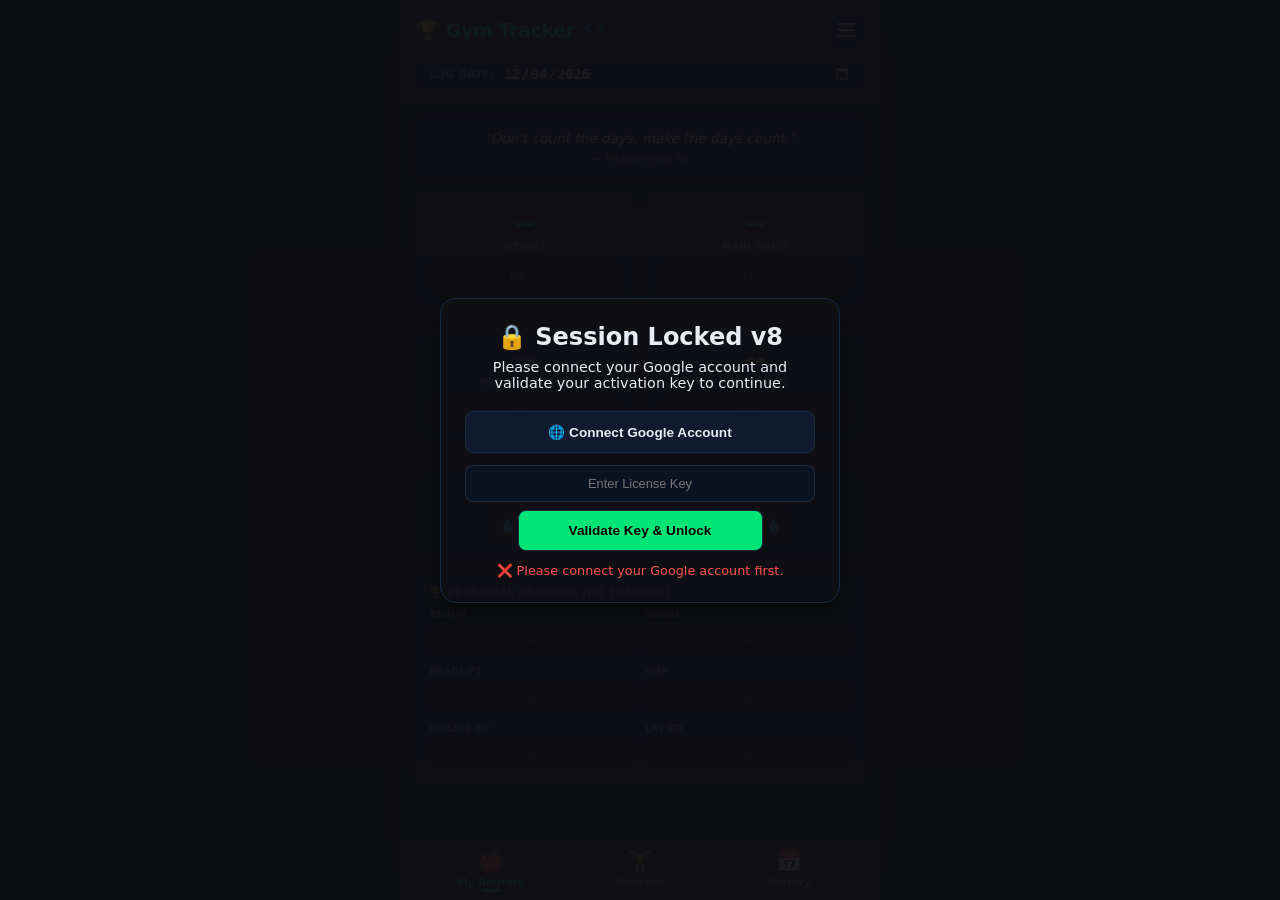
<file: index.html>
<!DOCTYPE html>
<html lang="en">
<head>
<script src="https://accounts.google.com/gsi/client" async defer></script>
<!-- PWA Manifest & Mobile Meta Tags -->
<link rel="manifest" href="manifest.json">
<meta name="theme-color" content="#060d1b">
<meta name="apple-mobile-web-app-capable" content="yes">
<meta name="apple-mobile-web-app-status-bar-style" content="black-translucent">
<meta name="format-detection" content="telephone=no">
<link rel="apple-touch-icon" href="icon-192.png">
    <meta charset="utf-8">
    <meta name="viewport" content="width=device-width,initial-scale=1,maximum-scale=1,user-scalable=no">
    <title>Gym Tracker - My Routine</title>
    <link rel="stylesheet" href="styles.css">
</head>
<body>
<!-- Full-Screen Activation & Google Login Overlay -->
<div id="activationOverlay" style="position: fixed; inset: 0; background: rgba(15, 15, 19, 0.95); z-index: 9999; display: flex; flex-direction: column; align-items: center; justify-content: center; padding: 20px; text-align: center;">
  <div style="background: var(--card); border: 1px solid var(--bdr); border-radius: 16px; padding: 24px; max-width: 400px; width: 100%; box-shadow: 0 10px 30px rgba(0,0,0,0.5);">
    <h2 style="color: var(--txt); margin-bottom: 8px;">🔒 Session Locked v8</h2>
    <p style="color: var(--txt-sub); font-size: 0.9rem; margin-bottom: 20px;">Please connect your Google account and validate your activation key to continue.</p>
    
    <!-- Step 1: Google Login -->
    <button class="menu-action-btn" id="overlayGoogleBtn" onclick="handleGoogleLogin()" style="width: 100%; padding: 12px; margin-bottom: 12px; font-weight: bold; justify-content: center;">🌐 Connect Google Account</button>
    <div id="overlayEmailDisplay" style="display: none; font-size: 0.8rem; color: var(--ac2); margin-bottom: 16px; word-break: break-all;"></div>
    
    <!-- Step 2: Key Validation -->
    <div style="margin-bottom: 12px;">
      <input type="text" id="overlayKeyInput" placeholder="Enter License Key" style="width: 100%; padding: 10px; background: var(--inp); border: 1px solid var(--bdr); border-radius: 8px; color: var(--txt); text-align: center; margin-bottom: 8px;">
      <button class="menu-action-btn" onclick="overlayVerifyAndUnlock()" style="width: 70%; max-width: 280px; display: block; margin: 0 auto 8px; padding: 12px; background: var(--ac); color: #000; font-weight: bold; text-align: center;">Validate Key & Unlock</button>

    </div>
    
    <div id="overlayKeyStatus" style="font-size: 0.8rem; margin-top: 8px; color: var(--orn);"></div>
  </div>
</div>

    <div id="saveToast" class="save-toast">✓ Saved!</div>

    <!-- SETTINGS DRAWER MENU -->
    <div id="settingsOverlay" class="settings-overlay" onclick="toggleSettingsMenu()"></div>
    <div id="settingsDrawer" class="settings-drawer">
      <div class="drawer-header">
        <h3>⚙️ Settings</h3>
        <button class="close-btn" onclick="toggleSettingsMenu()">✕</button>
      </div>
      <div class="drawer-body">
        <div class="setting-item">
          <label>Actions</label>
          <button class="menu-action-btn" onclick="manualSave(); toggleSettingsMenu();">💾 Save Data</button>
        </div>
        <div class="setting-item">
          <label>Appearance</label>
          <button class="menu-action-btn" onclick="toggleTheme()">🌓 Toggle Theme</button>
        </div>

        <div class="setting-item">
          <label>Account & License</label>
          <div id="settingsAccountStatus" style="font-size: 0.8rem; color: var(--txt-sub); margin-bottom: 6px;">Not connected</div>
          <button class="menu-action-btn" id="settingsGoogleBtn" onclick="handleGoogleLogin()">🌐 Connect / Reconnect Google</button>
          
          <div style="margin-top: 10px;">
            <label style="font-size: 0.75rem; color: var(--txt-sub);">Active Key:</label>
            <div id="settingsActiveKeyDisplay" style="background: var(--inp); border: 1px solid var(--bdr); border-radius: 8px; padding: 8px; font-size: 0.8rem; color: var(--ac); word-break: break-all; margin-top: 2px;">None</div>
          </div>
        </div>
        <div class="setting-item">
          <button class="menu-action-btn" onclick="loadDataFromDrive()" style="margin-top:6px;">☁️ Get Data From Drive</button>
        </div>
      </div>
    </div>

    <header>
      <div class="header-top">
        <h1>🏆 Gym Tracker <span class="lightning">⚡⚡</span></h1>
        <div class="header-controls">
          <button class="hamburger-btn" onclick="toggleSettingsMenu()">
            <span></span>
            <span></span>
            <span></span>
          </button>
        </div>
      </div>
      <div class="global-date-container">
        <label>LOG DATE:</label>
        <input type="date" id="globalWorkoutDate" onchange="handleGlobalDateChange()">
      </div>
    </header>

    <div class="page-content">
      <div class="card quote-card">
        <div class="quote-text">"Don't count the days, make the days count."</div>
        <div class="quote-author">— Muhammad Ali</div>
      </div>

      <div class="dash-grid">
        <div class="card">
          <div class="stat-box">
            <div class="stat-val green" id="statWeight">--</div>
            <div class="stat-label">Weight</div>
            <input type="number" step="0.1" data-id="weight" placeholder="kg" oninput="saveState();updateDashStats();">
          </div>
        </div>

        <div class="card">
          <div class="stat-box">
            <div class="stat-val cyan" id="statWaist">--</div>
            <div class="stat-label">Main Waist</div>
            <input type="number" step="0.1" data-id="waist" placeholder="In" oninput="saveState();updateDashStats();">
          </div>
        </div>

        <div class="card">
          <div class="stat-box">
            <div class="stat-val purple" id="statProtein">--</div>
            <div class="stat-label">Protein Intake</div>
            <input type="number" data-id="protein" placeholder="grams" oninput="saveState();updateDashStats();">
          </div>
        </div>

        <div class="card">
          <div class="stat-box">
            <div class="stat-val orange" id="statSteps">--</div>
            <div class="stat-label">Daily Steps</div>
            <input type="number" data-id="steps" placeholder="steps" oninput="saveState();updateDashStats();">
          </div>
        </div>
      </div>

      <div class="card">
        <div class="stat-label" style="text-align:center;">🥛 H2O Counter</div>
        <div class="water-row" id="waterRow"></div>
      </div>

      <div class="card">
        <div style="font-size:0.7rem;font-weight:900;color:var(--ac3);margin-bottom:10px;">🏆 PERSONAL RECORDS (PR TRACKER)</div>
        <div class="pr-grid" id="prGridContainer"></div>
      </div>
    </div>

    <nav class="bottom-nav">
      <a href="index.html" class="nav-link active">
        <span class="nav-icon">🍎</span>
        <span>My Routine</span>
      </a>
      <a href="workout.html" class="nav-link">
        <span class="nav-icon">🏋️</span>
        <span>Workout</span>
      </a>
      <a href="history.html" class="nav-link">
        <span class="nav-icon">📅</span>
        <span>History</span>
      </a>
    </nav>

    <script>window.CURRENT_PAGE = 'Dashboard';</script>
    <script src="script.js"></script>
</body>
</html>
</file>
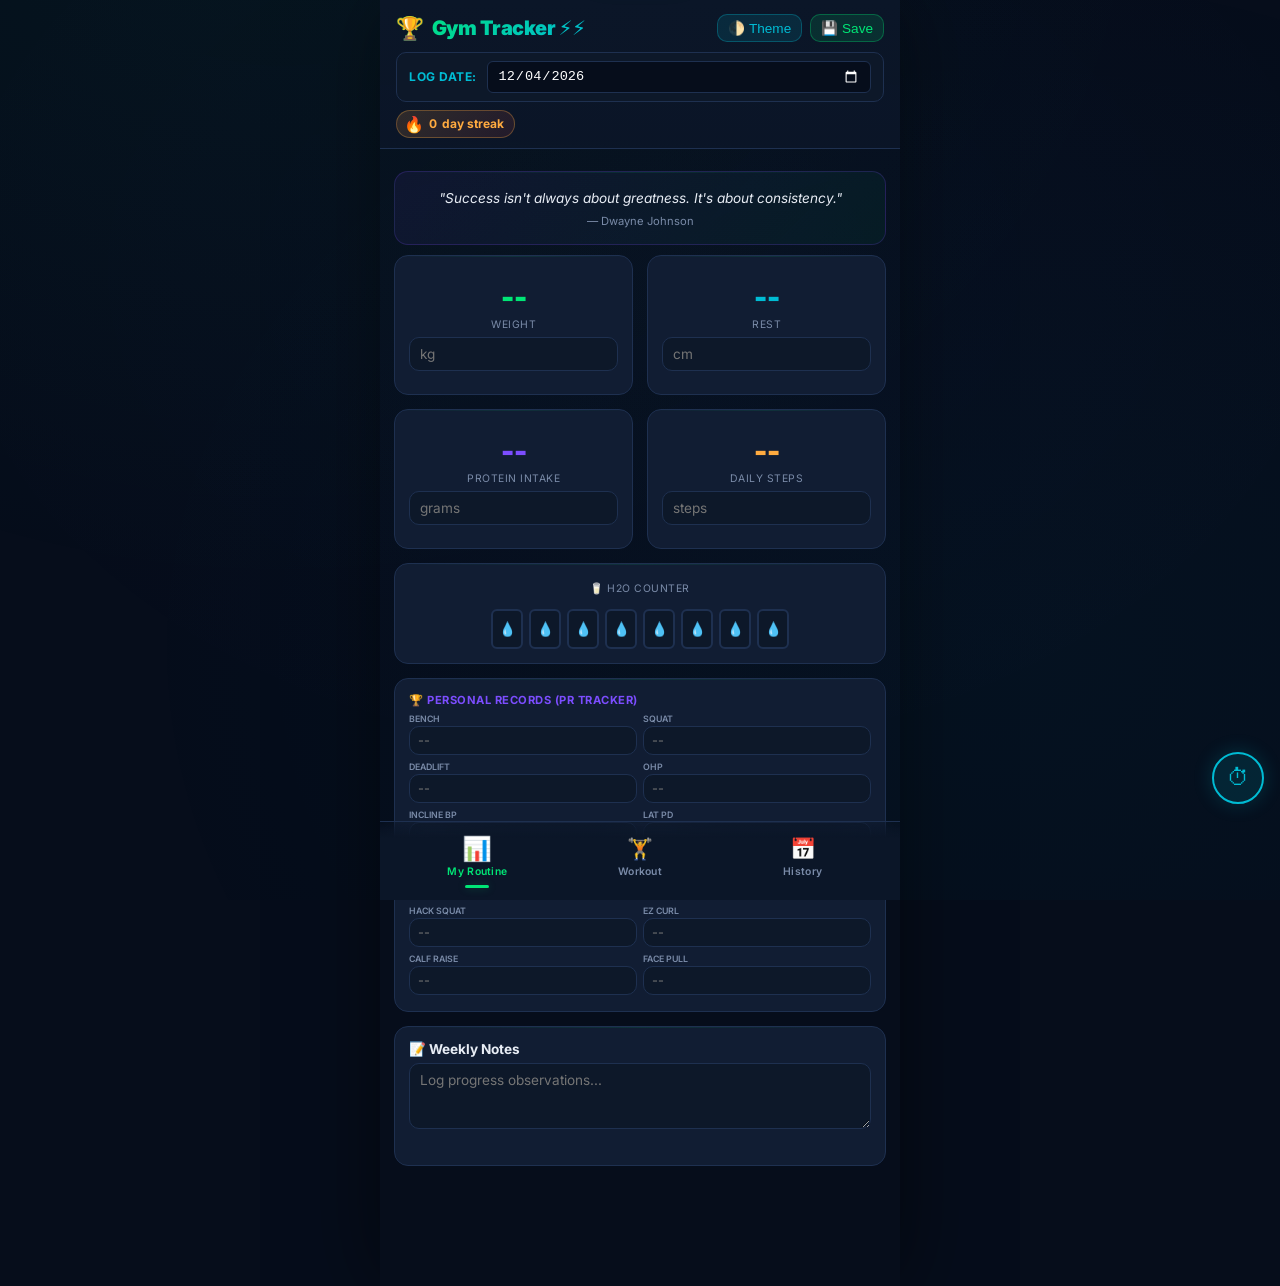
<file: Bindex.html>
<!DOCTYPE html>
<html lang="en">
<head>
<meta charset="utf-8">
<meta name="viewport" content="width=device-width,initial-scale=1,maximum-scale=1,user-scalable=no">
<title>Gym Tracker V10 Elite Pro v2.0.6</title>
<link rel="preconnect" href="https://fonts.googleapis.com">
<link href="https://fonts.googleapis.com/css2?family=Inter:wght@400;600;700;900&display=swap" rel="stylesheet">
<style>
:root{--bg0:#060d1b;--bg1:#0b1628;--bg2:#111d33;--bg3:#162440;--inp:#0d1829;--bdr:#1e3050;--ac:#00e676;--acg:rgba(0,230,118,0.25);--ac2:#00bcd4;--ac3:#7c4dff;--red:#ff5252;--orn:#ffab40;--tx:#e8edf5;--tx2:#7a8ba8;--tx3:#4a5d7a;--rad:14px;--shd:0 4px 24px rgba(0,0,0,0.4);--tr:0.25s cubic-bezier(.4,0,.2,1)}
body.light-theme{--bg0:#f0f3f8;--bg1:#ffffff;--bg2:#f8fafc;--bg3:#e2e8f0;--inp:#ffffff;--bdr:#cbd5e1;--tx:#0f172a;--tx2:#475569;--tx3:#94a3b8}
body.light-theme input[type="date"]{color-scheme:light;background:var(--inp)}
*{margin:0;padding:0;box-sizing:border-box;-webkit-tap-highlight-color:transparent}
html{scroll-behavior:smooth}
body{font-family:'Inter',system-ui,sans-serif;background:var(--bg0);color:var(--tx);min-height:100vh;overflow-x:hidden;padding-bottom:100px}
body::before{content:'';position:fixed;top:-40%;left:-20%;width:140%;height:140%;background:radial-gradient(ellipse at 30% 20%,rgba(0,230,118,0.04) 0%,transparent 50%),radial-gradient(ellipse at 70% 80%,rgba(0,188,212,0.03) 0%,transparent 50%),radial-gradient(ellipse at 50% 50%,rgba(124,77,255,0.02) 0%,transparent 60%);pointer-events:none;z-index:0}
header{position:sticky;top:0;z-index:100;background:linear-gradient(180deg,var(--bg1) 0%,rgba(11,22,40,0.95) 100%);backdrop-filter:blur(20px);-webkit-backdrop-filter:blur(20px);padding:14px 16px 10px;border-bottom:1px solid var(--bdr)}
.header-top{display:flex;align-items:center;justify-content:space-between}
header h1{font-size:1.25rem;font-weight:900;letter-spacing:-0.5px;background:linear-gradient(135deg,var(--ac),var(--ac2));-webkit-background-clip:text;-webkit-text-fill-color:transparent;background-clip:text;display:flex;align-items:center;gap:8px}
header h1 .icon{font-size:1.4rem;-webkit-text-fill-color:initial}
.header-controls{display:flex;align-items:center;gap:8px}
.save-btn{background:rgba(0,230,118,0.12);border:1px solid rgba(0,230,118,0.3);border-radius:10px;color:var(--ac);padding:5px 10px;font-size:0.85rem;cursor:pointer;transition:var(--tr);display:flex;align-items:center;gap:4px}
.save-btn:hover{background:rgba(0,230,118,0.2);border-color:var(--ac)}
.save-btn:active{transform:scale(0.92)}
.streak-row{display:flex;align-items:center;gap:12px;margin-top:8px;flex-wrap:wrap}
.streak-badge{display:inline-flex;align-items:center;gap:5px;background:linear-gradient(135deg,rgba(255,171,64,0.15),rgba(255,82,82,0.1));border:1px solid rgba(255,171,64,0.3);border-radius:20px;padding:3px 10px 3px 7px;font-size:0.75rem;font-weight:700;color:var(--orn)}
.streak-badge .fire{font-size:1rem}
.progress-wrap{margin-top:8px;display:none}
.progress-wrap.visible{display:block}
.progress-label{display:flex;justify-content:space-between;font-size:0.7rem;color:var(--tx2);margin-bottom:4px}
.progress{height:10px;background:var(--bg2);border-radius:10px;overflow:hidden;box-shadow:inset 0 1px 3px rgba(0,0,0,0.4)}
.bar{height:100%;width:0;border-radius:10px;background:linear-gradient(90deg,var(--ac),var(--ac2));box-shadow:0 0 12px var(--acg);transition:width 0.6s cubic-bezier(.4,0,.2,1)}
.bottom-nav{position:fixed;bottom:0;left:0;right:0;z-index:200;background:linear-gradient(0deg,var(--bg1) 80%,rgba(11,22,40,0) 100%);backdrop-filter:blur(20px);-webkit-backdrop-filter:blur(20px);padding:8px 16px 16px;display:flex;justify-content:space-around;align-items:center;border-top:1px solid var(--bdr)}
.nav-btn{display:flex;flex-direction:column;align-items:center;gap:4px;background:none;border:none;color:var(--tx2);cursor:pointer;padding:6px 12px;border-radius:12px;min-width:0;flex:1;transition:var(--tr);position:relative;font-family:inherit}
.nav-btn .nav-icon{font-size:1.3rem;transition:var(--tr)}
.nav-btn .nav-label{font-size:0.65rem;font-weight:600;letter-spacing:0.3px}
.nav-btn.active{color:var(--ac)}
.nav-btn.active .nav-icon{transform:scale(1.15)}
.nav-btn.active::after{content:'';position:absolute;bottom:-4px;left:50%;transform:translateX(-50%);width:24px;height:3px;border-radius:3px;background:var(--ac);box-shadow:0 0 8px var(--acg)}
.nav-btn:active{transform:scale(0.9)}
.page{display:none;padding:12px 14px 20px;position:relative;z-index:1;animation:fadeUp 0.3s ease}
.page.show{display:block}
@media(min-width:768px){body{max-width:520px;margin:0 auto;box-shadow:0 0 80px rgba(0,0,0,0.5)}.bottom-nav{max-width:520px;left:50%;transform:translateX(-50%)}.timer-btn{right:calc(50% - 244px)}}
@keyframes fadeUp{from{opacity:0;transform:translateY(12px)}to{opacity:1;transform:translateY(0)}}
.card{background:var(--bg2);border:1px solid var(--bdr);border-radius:var(--rad);padding:14px;margin:10px 0;position:relative;overflow:hidden;transition:var(--tr)}
.card::before{content:'';position:absolute;top:0;left:0;right:0;height:1px;background:linear-gradient(90deg,transparent,rgba(0,230,118,0.1),transparent)}
.card.completed{border-color:rgba(0,230,118,0.25)}
.exercise-header{display:flex;align-items:flex-start;gap:10px}
.exercise-header .name{flex:1;font-weight:700;font-size:0.95rem;line-height:1.3}
.check-wrap{position:relative;width:26px;height:26px;flex-shrink:0;margin-top:1px}
.check-wrap input{position:absolute;opacity:0;width:100%;height:100%;cursor:pointer;z-index:2;margin:0}
.check-box{width:26px;height:26px;border-radius:8px;border:2px solid var(--tx3);display:flex;align-items:center;justify-content:center;transition:var(--tr);font-size:0.8rem}
.check-wrap input:checked+.check-box{background:var(--ac);border-color:var(--ac);box-shadow:0 0 12px var(--acg)}
.check-wrap input:checked+.check-box::after{content:'\2713';color:var(--bg0);font-weight:900}

.sets-row{display:flex;gap:6px;margin-top:10px;flex-wrap:nowrap;justify-content:space-between;width:100%}
.set-chip{display:flex;flex-direction:column;align-items:center;gap:2px;background:var(--inp);border:1px solid var(--bdr);border-radius:10px;padding:6px 4px;flex:1;min-width:0;font-size:0.7rem;color:var(--tx2)}
.set-chip .set-num{font-weight:700;color:var(--tx);font-size:0.75rem}
.set-chip.done-set{border-color:rgba(0,230,118,0.3);background:rgba(0,230,118,0.08)}
.set-chip.done-set .set-num{color:var(--ac)}

.input-row{display:flex;gap:8px;margin-top:10px;flex-wrap:wrap;align-items:center}
.input-group{display:flex;flex-direction:column;gap:4px;flex:1;min-width:70px}
.input-group label{font-size:0.65rem;color:var(--tx2);font-weight:600;text-transform:uppercase;letter-spacing:0.5px}
input[type="number"],input[type="text"],textarea,select{background:var(--inp);border:1px solid var(--bdr);border-radius:10px;color:var(--tx);padding:8px 10px;font-size:0.85rem;font-family:inherit;transition:var(--tr);width:100%}
select{appearance:none;background-image:url("data:image/svg+xml;utf8,<svg xmlns='http://www.w3.org/2000/svg' width='10' height='6' viewBox='0 0 10 6'><path fill='%237a8ba8' d='M0 0l5 5 5-5z'/></svg>");background-repeat:no-repeat;background-position:right 10px center;padding-right:26px}
input:focus,textarea:focus,select:focus{outline:none;border-color:var(--ac);box-shadow:0 0 0 3px var(--acg)}
.timer-btn{position:fixed;bottom:96px;right:16px;z-index:150;width:52px;height:52px;border-radius:50%;border:2px solid var(--ac2);background:rgba(0,188,212,0.12);color:var(--ac2);font-size:1.4rem;cursor:pointer;display:flex;align-items:center;justify-content:center;box-shadow:0 0 20px rgba(0,188,212,0.2);transition:var(--tr)}
.timer-btn.running{border-color:var(--orn);color:var(--orn);background:rgba(255,171,64,0.12)}
.timer-overlay{display:none;position:fixed;inset:0;z-index:300;background:rgba(6,13,27,0.85);backdrop-filter:blur(12px);align-items:center;justify-content:center}
.timer-overlay.open{display:flex}
.timer-panel{background:var(--bg2);border:1px solid var(--bdr);border-radius:24px;padding:30px 24px;text-align:center;width:min(320px,90vw);position:relative;animation:fadeUp 0.3s ease}
.timer-close{position:absolute;top:14px;right:16px;background:none;border:none;color:var(--tx2);font-size:1.2rem;cursor:pointer;transition:var(--tr)}
.timer-close:hover{color:var(--red)}
.timer-display{font-size:3.5rem;font-weight:900;letter-spacing:-2px;margin:16px 0;color:var(--tx)}
.timer-display.running{color:var(--ac2)}
.timer-presets{display:flex;gap:8px;justify-content:center;margin:12px 0;flex-wrap:wrap}
.timer-preset{padding:6px 14px;border-radius:20px;border:1px solid var(--bdr);background:var(--inp);color:var(--tx2);cursor:pointer;font-size:0.8rem;font-weight:600;transition:var(--tr)}
.timer-preset.active{border-color:var(--ac2);color:var(--ac2);background:rgba(0,188,212,0.1)}
.timer-controls{display:flex;gap:10px;justify-content:center;margin-top:16px}
.timer-ctrl{padding:10px 24px;border-radius:14px;border:none;font-size:0.9rem;font-weight:700;cursor:pointer;transition:var(--tr)}
.timer-ctrl.start{background:var(--ac);color:var(--bg0)}
.timer-ctrl.stop{background:var(--red);color:white}
.timer-ctrl.reset{background:var(--inp);color:var(--tx2);border:1px solid var(--bdr)}
.dash-grid{display:grid;grid-template-columns:repeat(2,1fr);gap:14px;align-items:stretch}
.dash-full{grid-column:span 2}
.dash-grid .card{margin:0;display:flex;flex-direction:column;justify-content:between;min-height:140px}
.stat-box{text-align:center;padding:4px 0;flex-grow:1;display:flex;flex-direction:column;justify-content:center}
.stat-val{font-size:1.8rem;font-weight:900}
.stat-val.green{color:var(--ac)}.stat-val.cyan{color:var(--ac2)}.stat-val.purple{color:var(--ac3)}.stat-val.orange{color:var(--orn)}
.stat-label{font-size:0.65rem;color:var(--tx2);text-transform:uppercase;letter-spacing:0.5px;margin-top:4px}
.water-row{display:flex;gap:6px;margin-top:8px;flex-wrap:wrap;justify-content:center}
.water-glass{width:32px;height:40px;border-radius:6px;border:2px solid var(--bdr);background:var(--inp);cursor:pointer;display:flex;align-items:center;justify-content:center;font-size:0.85rem;transition:var(--tr);color:var(--tx2)}
.water-glass.filled{border-color:rgba(0,188,212,0.4);background:rgba(0,188,212,0.12);color:var(--ac2)}
.quote-card{background:linear-gradient(135deg,rgba(124,77,255,0.08),rgba(0,230,118,0.05));border-color:rgba(124,77,255,0.2);text-align:center;padding:16px;min-height:auto!important}
.quote-text{font-style:italic;font-size:0.85rem;line-height:1.5}
.quote-author{font-size:0.7rem;color:var(--tx2);margin-top:6px}
.day-header{display:flex;align-items:center;justify-content:space-between;margin-bottom:14px;border-bottom:1px solid var(--bdr);padding-bottom:10px}
.day-title{font-size:1.15rem;font-weight:900;letter-spacing:-0.3px}
.day-header-right{display:flex;align-items:center;gap:8px}
.action-icon-btn{background:var(--inp);border:1px solid var(--bdr);color:var(--tx2);width:28px;height:28px;border-radius:8px;cursor:pointer;display:flex;align-items:center;justify-content:center;font-size:0.85rem;transition:var(--tr)}
.action-icon-btn:hover{border-color:var(--ac);color:var(--ac)}
.complete-all-btn{background:var(--ac);color:var(--bg0);border:none;border-radius:8px;padding:4px 10px;font-size:0.75rem;font-weight:700;cursor:pointer;transition:var(--tr)}
.analytics-box{background:linear-gradient(180deg,rgba(0,230,118,0.03),transparent);border:1px dashed var(--bdr);border-radius:var(--rad);padding:12px;margin-bottom:12px}
.analytics-title{font-size:0.7rem;font-weight:700;color:var(--ac);text-transform:uppercase;margin-bottom:6px;letter-spacing:0.5px}
.calendar-wrapper{margin-top:10px;background:var(--inp);border-radius:10px;padding:10px;border:1px solid var(--bdr)}
.calendar-header{display:flex;justify-content:space-between;align-items:center;margin-bottom:8px}
.calendar-month-title{font-size:0.85rem;font-weight:700;color:var(--tx)}
.calendar-nav-btn{background:none;border:none;color:var(--ac2);cursor:pointer;font-weight:900;font-size:1rem;padding:4px 8px}
.calendar-grid{display:grid;grid-template-columns:repeat(7,1fr);gap:4px;text-align:center}
.calendar-day-lbl{font-size:0.6rem;color:var(--tx3);font-weight:700;text-transform:uppercase}
.calendar-cell{aspect-ratio:1;display:flex;flex-direction:column;align-items:center;justify-content:center;font-size:0.75rem;border-radius:6px;cursor:pointer;position:relative;color:var(--tx2);transition:var(--tr)}
.calendar-cell:hover{background:var(--bg3);color:var(--tx)}
.calendar-cell.active-day{background:var(--bdr);color:var(--ac2);font-weight:700}
.dot-indicator{width:4px;height:4px;background-color:var(--ac);border-radius:50%;position:absolute;bottom:3px}
.selected-day-log{margin-top:10px;padding:12px;background:var(--bg2);border-radius:12px;font-size:0.8rem;color:var(--tx);border:1px solid var(--bdr)}
.history-pr-card{background:var(--inp);border:1px solid var(--bdr);border-radius:10px;padding:8px 12px;margin-bottom:8px;display:flex;justify-content:space-between;align-items:center}
.history-pr-name{font-weight:700;color:var(--tx)}
.history-pr-val{font-weight:900;color:var(--ac2);background:rgba(0,188,212,0.1);padding:2px 8px;border-radius:6px;font-size:0.75rem}
.remove-modal-overlay{display:none;position:fixed;inset:0;z-index:400;background:rgba(6,13,27,0.85);backdrop-filter:blur(12px);align-items:center;justify-content:center}
.remove-modal-overlay.open{display:flex}
.remove-modal{background:var(--bg2);border:1px solid var(--bdr);border-radius:20px;padding:20px;width:min(340px,90vw);animation:fadeUp 0.3s ease}
.remove-modal h3{font-size:0.95rem;margin-bottom:12px;color:var(--ac)}
.remove-modal .exercise-check{display:flex;align-items:center;gap:8px;padding:6px 0;font-size:0.85rem;color:var(--tx)}
.remove-modal .exercise-check input{accent-color:var(--ac);width:18px;height:18px}
.remove-modal-btns{display:flex;gap:10px;margin-top:14px;justify-content:flex-end}
.remove-modal-btns button{padding:8px 18px;border-radius:10px;font-size:0.8rem;font-weight:700;cursor:pointer;border:none;transition:var(--tr)}
.remove-modal-btns .cancel-btn{background:var(--inp);color:var(--tx2);border:1px solid var(--bdr)}
.remove-modal-btns .confirm-btn{background:var(--red);color:white}
.export-section{display:flex;gap:8px;flex-wrap:wrap;margin-top:10px}
.export-btn{display:flex;align-items:center;gap:5px;padding:8px 14px;border-radius:12px;border:1px solid var(--bdr);background:var(--inp);color:var(--tx2);cursor:pointer;font-size:0.75rem;font-weight:600;transition:var(--tr);font-family:inherit}
.export-btn:hover{border-color:var(--ac2);color:var(--ac2)}
.export-btn.gdrive{border-color:rgba(0,230,118,0.4);color:var(--ac);background:rgba(0,230,118,0.08)}
.export-btn.gdrive:hover{border-color:var(--ac);background:rgba(0,230,118,0.15)}
.import-input{display:none}
.save-toast{position:fixed;top:20px;left:50%;transform:translateX(-50%) translateY(-80px);z-index:500;background:var(--bg2);border:1px solid rgba(0,230,118,0.3);border-radius:14px;padding:8px 18px;display:flex;align-items:center;gap:8px;font-size:0.8rem;font-weight:700;color:var(--ac);box-shadow:0 4px 24px rgba(0,230,118,0.15);transition:transform 0.35s cubic-bezier(.4,0,.2,1);pointer-events:none}
.save-toast.show{transform:translateX(-50%) translateY(0)}
.save-toast .toast-icon{font-size:1rem}

.switch-wrap{display:flex;align-items:center;justify-content:space-between;background:var(--inp);border:1px dashed var(--bdr);padding:10px 14px;border-radius:10px;margin-top:8px}
.switch-slider{position:absolute;cursor:pointer;inset:0;background-color:var(--bg3);border:1px solid var(--bdr);border-radius:24px;transition:var(--tr)}
.switch-slider:before{position:absolute;content:"";height:16px;width:16px;left:3px;bottom:3px;background-color:var(--tx2);border-radius:50%;transition:var(--tr)}
.switch-box{position:relative;display:inline-block;width:46px;height:24px}
.switch-box input{opacity:0;width:0;height:0}
.switch-box input:checked + .switch-slider{background-color:rgba(0,230,118,0.15);border-color:var(--ac)}
.switch-box input:checked + .switch-slider:before{transform:translateX(22px);background-color:var(--ac)}

::-webkit-scrollbar{width:4px}::-webkit-scrollbar-track{background:transparent}::-webkit-scrollbar-thumb{background:var(--bdr);border-radius:4px}
#confetti{position:fixed;inset:0;z-index:999;pointer-events:none}
.pr-grid{display:grid;grid-template-columns:repeat(2,1fr);gap:6px}
.pr-item{display:flex;flex-direction:column;gap:2px}
.pr-item label{font-size:0.55rem;color:var(--tx2);font-weight:600;text-transform:uppercase}
.pr-item input{padding:6px 8px;font-size:0.8rem}
.weight-log-row{display:flex;gap:6px;align-items:center;margin-top:6px}
.weight-log-row input{flex:1;min-width:0}
.global-date-container{background:var(--inp);border:1px solid var(--bdr);border-radius:10px;padding:8px 12px;margin-top:10px;display:flex;align-items:center;gap:10px}
.global-date-container label{font-size:0.75rem;font-weight:700;color:var(--ac2);text-transform:uppercase;letter-spacing:0.5px}
.global-date-container input[type="date"]{flex:1;padding:6px 10px;font-size:0.85rem;color-scheme:dark;border-radius:6px;border:1px solid var(--bdr);background:var(--bg0)}

.version-card {background: var(--bg3); border: 1px solid var(--bdr); border-radius: var(--rad); padding: 12px; text-align: center; font-size: 0.75rem; color: var(--tx2); font-weight: 600; letter-spacing: 0.5px; margin-top: 12px; display: flex; align-items: center; justify-content: space-between;}
.version-tag {background: rgba(0, 188, 212, 0.12); border: 1px solid rgba(0, 188, 212, 0.3); padding: 2px 8px; border-radius: 6px; color: var(--ac2); font-family: monospace; font-size: 0.8rem;}
</style>
</head>
<body>
<canvas id="confetti"></canvas>
<div class="save-toast" id="saveToast"><span class="toast-icon">✓</span> Saved!</div>
<header>
  <div class="header-top">
    <h1><span class="icon">🏆</span>Gym Tracker ⚡⚡</h1>
    <div class="header-controls">
      <button class="save-btn" onclick="toggleTheme()" style="background:rgba(0,188,212,0.12);border-color:rgba(0,188,212,0.3);color:var(--ac2);">🌓 Theme</button>
      <button class="save-btn" onclick="manualSave()" title="Save now">💾 Save</button>
    </div>
  </div>
  <div class="global-date-container">
    <label>Log Date:</label>
    <input type="date" id="globalWorkoutDate" onchange="handleGlobalDateChange()">
  </div>
  <div class="streak-row">
    <div class="streak-badge"><span class="fire">🔥</span><span id="streakCount">0</span> day streak</div>
    <div class="streak-badge" id="todayBadge" style="display:none;border-color:rgba(0,230,118,0.3);background:linear-gradient(135deg,rgba(0,230,118,0.12),rgba(0,188,212,0.08));color:var(--ac);">✅ Today logged</div>
  </div>
  <div class="progress-wrap" id="headerProgressBar">
    <div class="progress-label"><span id="pctLabel">0%</span><span id="doneCount">0/0 exercises</span></div>
    <div class="progress"><div class="bar" id="bar"></div></div>
  </div>
</header>
<div id="pages"></div>
<div class="bottom-nav" id="bottomNav"></div>
<button class="timer-btn" id="timerToggle" onclick="toggleTimer()">⏱</button>
<div class="timer-overlay" id="timerOverlay">
  <div class="timer-panel">
    <button class="timer-close" onclick="toggleTimer()">✕</button>
    <div style="font-size:1.4rem;">⏱️ Rest Timer</div>
    <div class="timer-display" id="timerDisplay">1:00</div>
    <div class="timer-presets">
      <button class="timer-preset active" onclick="setTimerPreset(60,this)">1 min</button>
      <button class="timer-preset" onclick="setTimerPreset(90,this)">1:30</button>
      <button class="timer-preset" onclick="setTimerPreset(120,this)">2 min</button>
      <button class="timer-preset" onclick="setTimerPreset(180,this)">3 min</button>
      <button class="timer-preset" onclick="setTimerPreset(300,this)">5 min</button>
    </div>
    <div class="timer-controls">
      <button class="timer-ctrl start" id="timerStartBtn" onclick="startTimer()">Start</button>
      <button class="timer-ctrl reset" onclick="resetTimer()">Reset</button>
    </div>
  </div>
</div>
<div class="remove-modal-overlay" id="removeModal">
  <div class="remove-modal">
    <h3>🗑️ Remove Exercises</h3>
    <p style="font-size:0.75rem;color:var(--tx2);margin-bottom:8px;">Select exercises to remove from today and future sessions:</p>
    <div id="removeCheckboxes"></div>
    <div class="remove-modal-btns">
      <button class="cancel-btn" onclick="closeRemoveModal()">Cancel</button>
      <button class="confirm-btn" onclick="confirmRemove()">Remove Selected</button>
    </div>
  </div>
</div>
<script>
const SAVE_KEY = "gymtracker_save";

// --- SECURITY WEB PROXY CONFIGURATION ---
const GOOGLE_PROXY_URL = "https://script.google.com/macros/s/AKfycby-UZMVXGfvWI1hgxcfXi4loHvPM2CEeaccPJtWZQXFaC3vVtFyXly2xwUyJLqL7oV_/exec"; 

const DEFAULT_PLAN = {
  "Monday":["Incline DB Press","Bench Press","Machine Chest Press","Pec Deck","Cable Fly","Plank","Hanging Knee Raise"],
  "Tuesday":["Lat Pulldown","Cable Row","Chest Supported Row","Straight Arm Pulldown","EZ Curl","Hammer Curl","Preacher Curl"],
  "Wednesday":["DB Press","Lateral Raise","Cable Lateral Raise","Rear Delt Fly","Face Pull","Cable Crunch","Russian Twist"],
  "Thursday":["Incline Chest Press","Pec Deck","Cable Fly","Rope Pushdown","Bar Pushdown","Overhead Extension","Assisted Dip"],
  "Friday":["Bench Press","Lat Pulldown","Shoulder Press","Chest Supported Row","Close Grip Bench","EZ Curl","Face Pull"],
  "Saturday":["Leg Press","Hack Squat","Leg Extension","Seated Leg Curl","Lying Leg Curl","Hip Thrust","Standing Calf Raise"]
};
const QUOTES = [
  {t:"Success isn't always about greatness. It's about consistency.",a:"Dwayne Johnson"},
  {t:"The pain you feel today will be the strength you feel tomorrow.",a:"Arnold Schwarzenegger"},
  {t:"The iron never lies to you. Two hundred pounds is always two hundred pounds.",a:"Henry Rollins"},
  {t:"Don't count the days, make the days count.",a:"Muhammad Ali"}
];
const PR_FIELDS = ["Bench","Squat","Deadlift","OHP","Incline BP","Lat PD","Barbell Row","Leg Press","Hack Squat","EZ Curl","Calf Raise","Face Pull"];

let S = {
  plan: JSON.parse(JSON.stringify(DEFAULT_PLAN)),
  fields: {},
  water: 0,
  protein: "",
  steps: "",
  gdriveSyncEnabled: false,
  gdriveSyncKey: "",
  streak: {count:0, lastDate:null},
  workoutLog: {},
  calMonth: new Date().getMonth(),
  calYear: new Date().getFullYear(),
  currentRoutine: null,
  weightHistory: [],
  waistHistory: [],
  proteinHistory: [],
  stepsHistory: [],
  workoutDate: "",
  lightTheme: false
};

const dayKeys = ["Monday","Tuesday","Wednesday","Thursday","Friday","Saturday"];
let currentTab = "Dashboard";
let syncTimeout = null;

let toastTimeout = null;
function showSaveToast(message = "Saved!"){
  let t = document.getElementById("saveToast");
  if(!t) return;
  t.innerHTML = `<span class="toast-icon">✓</span> ${message}`;
  t.classList.add("show");
  if(toastTimeout) clearTimeout(toastTimeout);
  toastTimeout = setTimeout(()=>{ t.classList.remove("show"); }, 1500);
}

function manualSave(){
  saveState();
  showSaveToast();
}

function saveState(){
  document.querySelectorAll("[data-id]").forEach(el=>{
    S.fields[el.dataset.id] = el.type==="checkbox" ? el.checked : el.value;
  });
  let activeDate = S.workoutDate;
  
  let wVal = S.fields["weight"];
  if(wVal !== undefined){
    let existing = S.weightHistory.find(e=>e.date===activeDate);
    if(existing) existing.value = wVal !== "" ? parseFloat(wVal) : "";
    else if(wVal !== "") S.weightHistory.push({date:activeDate, value:parseFloat(wVal)});
  }
  
  let waVal = S.fields["waist"];
  if(waVal !== undefined){
    let existing = S.waistHistory.find(e=>e.date===activeDate);
    if(existing) existing.value = waVal !== "" ? parseFloat(waVal) : "";
    else if(waVal !== "") S.waistHistory.push({date:activeDate, value:parseFloat(waVal)});
  }

  let protVal = S.fields["protein"];
  if(protVal !== undefined){
    let existing = S.proteinHistory.find(e=>e.date===activeDate);
    if(existing) existing.value = protVal !== "" ? parseInt(protVal) : "";
    else if(protVal !== "") S.proteinHistory.push({date:activeDate, value:parseInt(protVal)});
  }

  let stepsVal = S.fields["steps"];
  if(stepsVal !== undefined){
    let existing = S.stepsHistory.find(e=>e.date===activeDate);
    if(existing) existing.value = stepsVal !== "" ? parseInt(stepsVal) : "";
    else if(stepsVal !== "") S.stepsHistory.push({date:activeDate, value:parseInt(stepsVal)});
  }
  
  let currentDayExercises = S.plan[S.currentRoutine] || [];
  let dayLog = [];
  currentDayExercises.forEach(ex=>{
    let done = document.getElementById(`chk_${ex}`)?.checked || false;
    let sets = [];
    for(let s=1; s<=3; s++){
      let w = document.getElementById(`w_${ex}_${s}`)?.value || "";
      let r = document.getElementById(`r_${ex}_${s}`)?.value || "";
      sets.push({w, r});
    }
    dayLog.push({exercise:ex, done, sets});
  });
  S.workoutLog[activeDate] = dayLog;

  localStorage.setItem(SAVE_KEY, JSON.stringify(S));
  updateStreakBadge();
  triggerCloudAutoSync();
}

function loadState(){
  let saved = localStorage.getItem(SAVE_KEY);
  if(saved){
    try {
      let parsed = JSON.parse(saved);
      if(parsed && typeof parsed === "object"){
        S = Object.assign(S, parsed);
      }
    } catch(e) { console.error(e); }
  }
  
  const nowStr = new Date().toISOString().split("T")[0];
  S.workoutDate = nowStr;
  
  let d = new Date(S.workoutDate);
  let dayIdx = (d.getDay()+6)%7;
  S.currentRoutine = dayKeys[dayIdx] || "Monday";
  
  if(S.lightTheme) document.body.classList.add("light-theme");
  else document.body.classList.remove("light-theme");

  document.getElementById("globalWorkoutDate").value = S.workoutDate;
  loadActiveDayLog();
}

function toggleTheme(){
  document.body.classList.toggle("light-theme");
  S.lightTheme = document.body.classList.contains("light-theme");
  saveState();
  showSaveToast();
}

function handleGlobalDateChange(){
  let inputVal = document.getElementById("globalWorkoutDate").value;
  if(inputVal) {
    S.workoutDate = inputVal;
    let d = new Date(inputVal);
    let dayIdx = (d.getDay()+6)%7;
    S.currentRoutine = dayKeys[dayIdx] || "Monday";
    
    loadActiveDayLog();
    renderAllPages();
    if(currentTab === "History") renderCalendar();
    showSaveToast();
  }
}

function loadActiveDayLog(){
  let activeDate = S.workoutDate;
  let loggedDay = S.workoutLog[activeDate];
  
  PR_FIELDS.forEach(f=>{
    if(S.fields[`pr_${f}`] === undefined) S.fields[`pr_${f}`] = "";
  });
  if(S.fields["weight"] === undefined) S.fields["weight"] = "";
  if(S.fields["waist"] === undefined) S.fields["waist"] = "";
  if(S.fields["protein"] === undefined) S.fields["protein"] = "";
  if(S.fields["steps"] === undefined) S.fields["steps"] = "";

  if(loggedDay && Array.isArray(loggedDay)){
    let customPlan = [];
    loggedDay.forEach(item=>{
      customPlan.push(item.exercise);
      S.fields[`chk_${item.exercise}`] = item.done;
      if(item.sets && Array.isArray(item.sets)){
        item.sets.forEach((st, idx)=>{
          if(idx < 3) {
            S.fields[`w_${item.exercise}_${idx+1}`] = st.w || "";
            S.fields[`r_${item.exercise}_${idx+1}`] = st.r || "";
          }
        });
      }
    });
    S.plan[S.currentRoutine] = customPlan;
  } else {
    let currentDayExercises = S.plan[S.currentRoutine] || [];
    currentDayExercises.forEach(ex=>{
      S.fields[`chk_${ex}`] = false;
      for(let s=1; s<=3; s++){
        S.fields[`w_${ex}_${s}`] = "";
        S.fields[`r_${ex}_${s}`] = "";
      }
    });
  }
  
  let wRecord = S.weightHistory.find(e=>e.date===activeDate);
  S.fields["weight"] = (wRecord && wRecord.value !== "") ? wRecord.value : "";
  let waRecord = S.waistHistory.find(e=>e.date===activeDate);
  S.fields["waist"] = (waRecord && waRecord.value !== "") ? waRecord.value : "";
  let protRecord = S.proteinHistory.find(e=>e.date===activeDate);
  S.fields["protein"] = (protRecord && protRecord.value !== "") ? protRecord.value : "";
  let stepsRecord = S.stepsHistory.find(e=>e.date===activeDate);
  S.fields["steps"] = (stepsRecord && stepsRecord.value !== "") ? stepsRecord.value : "";
}

function generateRandomSyncKey() {
  const chars = "abcdefghijklmnopqrstuvwxyz";
  const rStr = (len) => Array.from({length:len}, () => chars[Math.floor(Math.random()*chars.length)]).join("");
  const key = `gym-${rStr(5)}-${rStr(5)}`;
  document.getElementById("syncKeyInput").value = key;
  S.gdriveSyncKey = key;
  saveState();
}

function handleSyncToggle(checked){
  S.gdriveSyncEnabled = checked;
  saveState();
  if(checked && S.gdriveSyncKey) {
    fetchDataFromCloudDrive();
  } else {
    let statusText = document.getElementById("gdriveStatusText");
    if(statusText) statusText.innerText = "Status: Local Only";
  }
}

async function fetchDataFromCloudDrive() {
  if(!S.gdriveSyncEnabled || !S.gdriveSyncKey || !GOOGLE_PROXY_URL) return;
  let statusText = document.getElementById("gdriveStatusText");
  if(statusText) statusText.innerText = "Syncing profile down...";
  
  try {
    const response = await fetch(GOOGLE_PROXY_URL, {
      method: 'POST',
      mode: 'cors',
      body: JSON.stringify({
        action: 'load',
        userKey: S.gdriveSyncKey
      })
    });
    
    if(response.ok) {
      const resData = await response.json();
      if(resData && resData.success && resData.payload) {
        S = Object.assign(S, resData.payload);
        S.gdriveSyncEnabled = true;
        localStorage.setItem(SAVE_KEY, JSON.stringify(S));
        
        loadState();
        renderAllPages();
        if(currentTab === "History") renderCalendar();
        showSaveToast("Cloud profile loaded!");
      } else {
        if(statusText) statusText.innerText = "Connected (New Cloud Slot)";
      }
    } else {
      if(statusText) statusText.innerText = "Sync failed (Invalid Response)";
    }
  } catch (err) {
    console.error(err);
    if(statusText) statusText.innerText = "Sync error connection timed out.";
  }
}

function triggerCloudAutoSync() {
  if(!S.gdriveSyncEnabled || !S.gdriveSyncKey || !GOOGLE_PROXY_URL) return;
  
  clearTimeout(syncTimeout);
  let statusText = document.getElementById("gdriveStatusText");
  if(statusText) statusText.innerText = "Cloud update pending...";
  
  syncTimeout = setTimeout(async () => {
    try {
      const response = await fetch(GOOGLE_PROXY_URL, {
        method: 'POST',
        mode: 'cors',
        body: JSON.stringify({
          action: 'save',
          userKey: S.gdriveSyncKey,
          payload: S
        })
      });
      
      if(response.ok) {
        const now = new Date().toLocaleTimeString([], { hour: '2-digit', minute: '2-digit' });
        if(statusText) statusText.innerText = `Connected (Synced at ${now})`;
      } else {
        if(statusText) statusText.innerText = "Auto-sync update failed.";
      }
    } catch(err) {
      if(statusText) statusText.innerText = "Auto-sync update failed.";
    }
  }, 3000);
}

function triggerManualCloudSync() {
  if(!S.gdriveSyncKey) {
    alert("Please enter or generate a Sync Key first!");
    return;
  }
  showSaveToast("Syncing account...");
  saveState();
  fetchDataFromCloudDrive();
}

function exportLocalJSON(){
  let dataStr = "data:text/json;charset=utf-8," + encodeURIComponent(JSON.stringify(S));
  let downloadAnchor = document.createElement('a');
  downloadAnchor.setAttribute("href", dataStr);
  downloadAnchor.setAttribute("download", `gym_tracker_backup_${S.workoutDate}.json`);
  document.body.appendChild(downloadAnchor);
  downloadAnchor.click();
  document.body.removeChild(downloadAnchor);
  showSaveToast();
}

function updateProgress(){
  let currentDayExercises = S.plan[S.currentRoutine] || [];
  let total = currentDayExercises.length;
  let done = 0;
  currentDayExercises.forEach(ex=>{
    if(document.getElementById(`chk_${ex}`)?.checked) done++;
  });
  let pct = total > 0 ? Math.round((done/total)*100) : 0;
  let lbl = document.getElementById("pctLabel");
  let cnt = document.getElementById("doneCount");
  let bar = document.getElementById("bar");
  if(lbl) lbl.innerText = pct + "%";
  if(cnt) cnt.innerText = `${done}/${total} exercises`;
  if(bar) bar.style.width = pct + "%";
  
  if(pct === 100 && total > 0) { triggerConfetti(); }
}

function updateDashStats(){
  let w = S.fields["weight"] || "";
  let wa = S.fields["waist"] || "";
  let prot = S.fields["protein"] || "";
  let stp = S.fields["steps"] || "";
  
  let we = document.getElementById("statWeight");
  let wae = document.getElementById("statWaist");
  let prote = document.getElementById("statProtein");
  let stpe = document.getElementById("statSteps");
  
  if(we) we.innerText = w !== "" ? w + " kg" : "--";
  if(wae) wae.innerText = wa !== "" ? wa + " cm" : "--";
  if(prote) prote.innerText = prot !== "" ? prot + " g" : "--";
  if(stpe) stpe.innerText = stp !== "" ? parseInt(stp).toLocaleString() : "--";
}

function switchTab(tabId){
  currentTab = tabId;
  document.querySelectorAll(".page").forEach(p=>p.classList.remove("show"));
  let tPage = document.getElementById(`page_${tabId}`);
  if(tPage) tPage.classList.add("show");
  
  document.querySelectorAll(".nav-btn").forEach(b=>b.classList.remove("active"));
  let tBtn = document.querySelector(`[data-nav="${tabId}"]`);
  if(tBtn) tBtn.classList.add("active");
  
  let pBar = document.getElementById("headerProgressBar");
  if(pBar){
    if(tabId === "Workout") {
      pBar.classList.add("visible");
      updateProgress();
    } else {
      pBar.classList.remove("visible");
    }
  }
  
  if(tabId === "Dashboard") updateDashStats();
  if(tabId === "History") renderCalendar();
}

function buildBottomNav(){
  let nav = document.getElementById("bottomNav");
  nav.innerHTML = "";
  let cfg = [
    {id:"Dashboard",label:"My Routine",icon:"📊"},
    {id:"Workout",label:"Workout",icon:"🏋️"},
    {id:"History",label:"History",icon:"📅"}
  ];
  cfg.forEach(c=>{
    let b = document.createElement("button");
    b.className = "nav-btn";
    b.dataset.nav = c.id;
    b.innerHTML = `<span class="nav-icon">${c.icon}</span><span class="nav-label" id="navLabel_${c.id}">${c.label}</span>`;
    b.onclick = () => switchTab(c.id);
    nav.appendChild(b);
  });
}

function renderAllPages(){
  let container = document.getElementById("pages");
  container.innerHTML = "";
  
  let dash = document.createElement("div");
  dash.className = "page";
  dash.id = "page_Dashboard";
  
  let q = QUOTES[Math.floor(Math.random()*QUOTES.length)];
  let prHTML = "";
  PR_FIELDS.forEach(f=>{
    let val = S.fields[`pr_${f}`] || "";
    prHTML += `<div class="pr-item"><label>${f}</label><input type="text" data-id="pr_${f}" value="${val}" placeholder="--" onchange="saveState(); showSaveToast();"></div>`;
  });

  dash.innerHTML = `
    <div class="card quote-card">
      <div class="quote-text">"${q.t}"</div>
      <div class="quote-author">— ${q.a}</div>
    </div>
    <div class="dash-grid">
      <div class="card">
        <div class="stat-box">
          <div class="stat-val green" id="statWeight">--</div>
          <div class="stat-label">Weight</div>
          <div class="weight-log-row">
            <input type="number" step="0.1" data-id="weight" value="${S.fields["weight"]||""}" placeholder="kg" oninput="saveState();updateDashStats();showSaveToast();">
          </div>
        </div>
      </div>
      <div class="card">
        <div class="stat-box">
          <div class="stat-val cyan" id="statWaist">--</div>
          <div class="stat-label">Rest</div>
          <div class="weight-log-row">
            <input type="number" step="0.1" data-id="waist" value="${S.fields["waist"]||""}" placeholder="cm" oninput="saveState();updateDashStats();showSaveToast();">
          </div>
        </div>
      </div>
      <div class="card">
        <div class="stat-box">
          <div class="stat-val purple" id="statProtein">--</div>
          <div class="stat-label">Protein Intake</div>
          <div class="weight-log-row">
            <input type="number" data-id="protein" value="${S.fields["protein"]||""}" placeholder="grams" oninput="saveState();updateDashStats();showSaveToast();">
          </div>
        </div>
      </div>
      <div class="card">
        <div class="stat-box">
          <div class="stat-val orange" id="statSteps">--</div>
          <div class="stat-label">Daily Steps</div>
          <div class="weight-log-row">
            <input type="number" data-id="steps" value="${S.fields["steps"]||""}" placeholder="steps" oninput="saveState();updateDashStats();showSaveToast();">
          </div>
        </div>
      </div>
       <div class="card dash-full" style="min-height:auto;">
        <div class="stat-label" style="text-align:center;margin-bottom:6px;">🥛 H2O Counter</div>
        <div class="water-row" id="waterRow"></div>
      </div>
      <div class="card dash-full" style="min-height:auto;padding-bottom:16px;">
        <div class="analytics-title" style="color:var(--ac3);">🏆 PERSONAL RECORDS (PR TRACKER)</div>
        <div class="pr-grid">${prHTML}</div>
      </div>
    <div class="card dash-full">
      <h3 style="font-size:0.85rem;margin-bottom:6px;">📝 Weekly Notes</h3>
      <textarea data-id="notes" oninput="saveState(); showSaveToast();" rows="3" placeholder="Log progress observations...">${S.fields["notes"]||""}</textarea>
    </div>
    </div>
  `;
  container.appendChild(dash);

  let wk = document.createElement("div");
  wk.className = "page";
  wk.id = "page_Workout";
  
  let currentDayExercises = S.plan[S.currentRoutine] || [];
  let exHTML = "";
  if(currentDayExercises.length === 0){
    exHTML = `<div style="text-align:center;padding:40px var(--tx2);font-size:0.85rem;color:var(--tx2);">Rest block configured. Use manage buttons to append tracks.</div>`;
  } else {
    currentDayExercises.forEach(ex=>{
      let isDone = S.fields[`chk_${ex}`] || false;
      let setRows = "";
      for(let s=1; s<=3; s++){
        let wV = S.fields[`w_${ex}_${s}`] || "";
        let rV = S.fields[`r_${ex}_${s}`] || "";
        setRows += `
          <div class="set-chip ${wV!=''?'done-set':''}">
            <span class="set-num">Set ${s}</span>
            <input type="text" id="w_${ex}_${s}" placeholder="kg" value="${wV}" style="padding:2px 4px;font-size:0.7rem;text-align:center;margin-top:2px;" oninput="saveState(); showSaveToast();">
            <input type="number" id="r_${ex}_${s}" placeholder="reps" value="${rV}" style="padding:2px 4px;font-size:0.7rem;text-align:center;margin-top:2px;" oninput="saveState(); showSaveToast();">
          </div>
        `;
      }
      exHTML += `
        <div class="card ${isDone?'completed':''}" id="card_${ex}">
          <div class="exercise-header">
            <div class="name">${ex}</div>
            <div class="check-wrap">
              <input type="checkbox" id="chk_${ex}" ${isDone?'checked':''} onchange="handleCheck('${ex}')">
              <div class="check-box"></div>
            </div>
          </div>
          <div class="sets-row">${setRows}</div>
        </div>
      `;
    });
  }
  
  wk.innerHTML = `
    <div class="day-header">
      <div class="day-title">${S.currentRoutine} Layout</div>
      <div class="day-header-right">
        <button class="action-icon-btn" onclick="promptAddExercise()">➕</button>
        <button class="action-icon-btn" onclick="openRemoveModal()">🗑️</button>
        <button class="complete-all-btn" onclick="completeAll()">Quick Clear</button>
      </div>
    </div>
    <div id="exerciseListContainer">${exHTML}</div>
  `;
  container.appendChild(wk);

  let hist = document.createElement("div");
  hist.className = "page";
  hist.id = "page_History";
  hist.innerHTML = `
   <div class="card">
    <div style="display:flex;gap:16px;flex-wrap:wrap;">
      <div class="stat-box" style="flex:1;min-width:100px;">
        <div class="stat-val green">1</div>
        <div class="stat-label">Current Streak</div>
      </div>
      <div class="stat-box" style="flex:1;min-width:100px;">
        <div class="stat-val cyan" id="histTotal">2</div>
        <div class="stat-label">Completed Sessions</div>
      </div>
    </div>
    </div>   
    <div class="calendar-wrapper">
      <div class="calendar-header">
        <button class="calendar-nav-btn" onclick="changeMonth(-1)">◀</button>
        <div class="calendar-month-title" id="calMonthTitle">Month Year</div>
        <button class="calendar-nav-btn" onclick="changeMonth(1)">▶</button>
      </div>
      <div class="calendar-grid" id="calendarGrid"></div>
    </div>
    <div style="margin-top:14px; font-weight:700; font-size:0.8rem; color:var(--ac3); text-transform:uppercase;">Selected Log Metrics & Records</div>
    <div class="selected-day-log" id="selectedDayLogContainer">Select a highlighted day to inspect logged structural items.</div> <br>
     <div class="analytics-box">
      <div class="analytics-title">☁️ Sync Personal Profile</div>
      
      <div class="input-group" style="margin-bottom: 10px;">
        <label>Your Private Sync Key</label>
        <div style="display:flex; gap:6px;">
          <input type="text" id="syncKeyInput" value="${S.gdriveSyncKey || ''}" placeholder="e.g., gym-abcde-12345" onchange="S.gdriveSyncKey = this.value.trim(); saveState();" style="flex:1;">
          <button class="export-btn" onclick="generateRandomSyncKey()" style="padding:0 10px; margin:0;">🎲 New</button>
        </div>
        <small style="font-size:0.65rem; color:var(--tx3); margin-top:2px;">Keep this key secret. Enter it on another device to share your layout.</small>
      </div>

      <div class="switch-wrap">
        <span class="switch-label" onclick="document.getElementById('syncGdriveToggle').click()">Enable Cloud Sync</span>
        <label class="switch-box">
          <input type="checkbox" id="syncGdriveToggle" ${S.gdriveSyncEnabled?'checked':''} onchange="handleSyncToggle(this.checked)">
          <span class="switch-slider"></span>
        </label>
      </div>
      
      <div id="gdriveStatusText" style="font-size: 0.75rem; color: var(--tx2); margin: 8px 4px 0; font-style: italic;">
        ${S.gdriveSyncEnabled ? 'Connected' : 'Status: Local Only'}
      </div>
      
      <div class="export-section" style="margin-top:12px; gap: 6px;">
        <button class="export-btn" onclick="exportLocalJSON()">📥 Export Backup</button>
        <button class="export-btn" onclick="document.getElementById('importFile').click()">📤 Import Backup</button>
        <input type="file" id="importFile" class="import-input" onchange="importData(event)">
        <button class="export-btn gdrive" onclick="triggerManualCloudSync()">🔄 Sync Now</button>
      </div>
    </div>
    <div class="version-card">
      <span>Build Version</span>
      <span class="version-tag">v2.0.6</span>
    </div>
  `;
  container.appendChild(hist);
  
  buildWaterGlasses();

  let activePage = document.getElementById(`page_${currentTab}`);
  if(activePage) activePage.classList.add("show");
}

function handleCheck(ex){
  let cb = document.getElementById(`chk_${ex}`);
  let card = document.getElementById(`card_${ex}`);
  if(cb && card){
    if(cb.checked) card.classList.add("completed");
    else card.classList.remove("completed");
  }
  saveState();
  updateProgress();
  showSaveToast();
}

function completeAll(){
  let currentDayExercises = S.plan[S.currentRoutine] || [];
  currentDayExercises.forEach(ex=>{
    let cb = document.getElementById(`chk_${ex}`);
    let card = document.getElementById(`card_${ex}`);
    if(cb){
      cb.checked = true;
      if(card) card.classList.add("completed");
    }
  });
  saveState();
  updateProgress();
  showSaveToast();
}

function promptAddExercise(){
  let name = prompt("Enter custom track name:");
  if(name && name.trim() !== ""){
    if(!S.plan[S.currentRoutine]) S.plan[S.currentRoutine] = [];
    S.plan[S.currentRoutine].push(name.trim());
    saveState();
    renderAllPages();
    switchTab("Workout");
    showSaveToast();
  }
}

function openRemoveModal(){
  let currentDayExercises = S.plan[S.currentRoutine] || [];
  let container = document.getElementById("removeCheckboxes");
  if(!container) return;
  container.innerHTML = "";
  if(currentDayExercises.length === 0){
    container.innerHTML = `<p style="font-size:0.75rem;color:var(--tx3);">No target tracks present.</p>`;
  } else {
    currentDayExercises.forEach(ex=>{
      container.innerHTML += `
        <label class="exercise-check">
          <input type="checkbox" value="${ex}">
          <span>${ex}</span>
        </label>
      `;
    });
  }
  document.getElementById("removeModal").classList.add("open");
}

function closeRemoveModal(){
  document.getElementById("removeModal").classList.remove("open");
}

function confirmRemove(){
  let checked = document.querySelectorAll("#removeCheckboxes input:checked");
  let toRemove = Array.from(checked).map(c=>c.value);
  if(toRemove.length > 0){
    S.plan[S.currentRoutine] = (S.plan[S.currentRoutine]||[]).filter(ex=>!toRemove.includes(ex));
    saveState();
    renderAllPages();
    switchTab("Workout");
    showSaveToast();
  }
  closeRemoveModal();
}

function buildWaterGlasses(){
  let wr = document.getElementById("waterRow");
  if(!wr) return;
  wr.innerHTML = "";
  for(let i=0; i<8; i++){
    let g = document.createElement("div");
    g.className = "water-glass" + (i < S.water ? " filled" : "");
    g.innerText = "💧";
    g.onclick = () => {
      if(i < S.water) S.water = i;
      else S.water = i + 1;
      saveState();
      buildWaterGlasses();
      showSaveToast();
    };
    wr.appendChild(g);
  }
}

function updateStreakBadge(){
  let countEl = document.getElementById("streakCount");
  if(countEl) countEl.innerText = S.streak.count || 0;
  let tBadge = document.getElementById("todayBadge");
  if(tBadge){
    let loggedToday = S.workoutLog[new Date().toISOString().split("T")[0]];
    if(loggedToday && loggedToday.some(e=>e.done)) tBadge.style.display = "inline-flex";
    else tBadge.style.display = "none";
  }
}

function renderCalendar(){
  let titleEl = document.getElementById("calMonthTitle");
  let gridEl = document.getElementById("calendarGrid");
  if(!titleEl || !gridEl) return;
  
  let months = ["January","February","March","April","May","June","July","August","September","October","November","December"];
  titleEl.innerText = `${months[S.calMonth]} ${S.calYear}`;
  gridEl.innerHTML = "";
  
  let days = ["M","T","W","T","F","S","S"];
  days.forEach(d=>{ gridEl.innerHTML += `<div class="calendar-day-lbl">${d}</div>`; });
  
  let firstDay = new Date(S.calYear, S.calMonth, 1).getDay();
  let shift = firstDay === 0 ? 6 : firstDay - 1;
  let daysInMo = new Date(S.calYear, S.calMonth + 1, 0).getDate();
  
  for(let i=0; i<shift; i++){ gridEl.innerHTML += `<div></div>`; }
  
  for(let d=1; d<=daysInMo; d++){
    let dateStr = `${S.calYear}-${String(S.calMonth+1).padStart(2,'0')}-${String(d).padStart(2,'0')}`;
    let hasLog = S.workoutLog[dateStr] && S.workoutLog[dateStr].some(e=>e.done);
    let cell = document.createElement("div");
    cell.className = "calendar-cell" + (dateStr === S.workoutDate ? " active-day" : "");
    cell.innerText = d;
    if(hasLog){
      let dot = document.createElement("div");
      dot.className = "dot-indicator";
      cell.appendChild(dot);
    }
    cell.onclick = () => showDayLog(dateStr);
    gridEl.appendChild(cell);
  }
}

function changeMonth(dir){
  S.calMonth += dir;
  if(S.calMonth < 0) { S.calMonth = 11; S.calYear--; }
  if(S.calMonth > 11) { S.calMonth = 0; S.calYear++; }
  renderCalendar();
}

function showDayLog(dateStr){
  S.workoutDate = dateStr;
  document.getElementById("globalWorkoutDate").value = dateStr;
  loadActiveDayLog();
  
  let d = new Date(dateStr);
  let dayIdx = (d.getDay()+6)%7;
  S.currentRoutine = dayKeys[dayIdx] || "Monday";
  
  renderAllPages();
  switchTab("History");
  
  let logs = S.workoutLog[dateStr];
  let container = document.getElementById("selectedDayLogContainer");
  if(!container) return;
  
  let html = `<div style="font-weight:700;margin-bottom:8px;color:var(--ac);">${dateStr}</div>`;
  let recordsFound = false;
  
  let prFieldsWithData = Object.keys(S.fields).filter(k=>k.startsWith("pr_") && S.fields[k] !== "");
  if(prFieldsWithData.length > 0){
    recordsFound = true;
    html += `<div style="font-weight:700;font-size:0.7rem;color:var(--tx2);margin-bottom:4px;text-transform:uppercase;">Personal Track records</div>`;
    prFieldsWithData.forEach(k=>{
      let fieldName = k.replace("pr_", "");
      html += `
        <div class="history-pr-card">
          <span class="history-pr-name">${fieldName}</span>
          <span class="history-pr-val">${S.fields[k]}</span>
        </div>
      `;
    });
  }

  let wRec = S.weightHistory.find(e=>e.date===dateStr);
  let waRec = S.waistHistory.find(e=>e.date===dateStr);
  let protRec = S.proteinHistory.find(e=>e.date===dateStr);
  let stepsRec = S.stepsHistory.find(e=>e.date===dateStr);
  
  if(wRec || waRec || protRec || stepsRec){
    recordsFound = true;
    html += `<div style="font-weight:700;font-size:0.7rem;color:var(--tx2);margin-top:8px;margin-bottom:4px;text-transform:uppercase;">Tracked Metrics</div>`;
    if(wRec && wRec.value !== "") html += `<div class="history-pr-card"><span class="history-pr-name">Weight</span><span class="history-pr-val" style="color:var(--ac); background:rgba(0,230,118,0.1);">${wRec.value} kg</span></div>`;
    if(waRec && waRec.value !== "") html += `<div class="history-pr-card"><span class="history-pr-name">Waist</span><span class="history-pr-val" style="color:var(--ac); background:rgba(0,230,118,0.1);">${waRec.value} cm</span></div>`;
    if(protRec && protRec.value !== "") html += `<div class="history-pr-card"><span class="history-pr-name">Protein</span><span class="history-pr-val" style="color:var(--ac3); background:rgba(124,77,255,0.1);">${protRec.value} g</span></div>`;
    if(stepsRec && stepsRec.value !== "") html += `<div class="history-pr-card"><span class="history-pr-name">Steps</span><span class="history-pr-val" style="color:var(--orn); background:rgba(255,171,64,0.1);">${stepsRec.value.toLocaleString()}</span></div>`;
  }
  
  if(logs && Array.isArray(logs)){
    recordsFound = true;
    html += `<div style="font-weight:700;font-size:0.7rem;color:var(--tx2);margin-top:8px;margin-bottom:4px;text-transform:uppercase;">Executed Track Exercises</div>`;
    logs.forEach(l=>{
      if(l.done){
        let setDetails = l.sets ? l.sets.map((s,i)=>(s.w||s.r)?`S${i+1}: ${s.w||0}kg x ${s.r||0}r`:null).filter(Boolean).join(" | ") : "";
        html += `
          <div class="history-pr-card" style="align-items:flex-start; flex-direction:column; gap:4px;">
            <div style="display:flex; justify-content:space-between; width:100%;">
              <span class="history-pr-name" style="color:var(--tx);">✔ ${l.exercise}</span>
            </div>
            ${setDetails?`<div style="font-size:0.65rem; color:var(--tx2);">${setDetails}</div>`:''}
          </div>
        `;
      }
    });
  }
  
  if(!recordsFound){
    html += `<div style="color:var(--tx3);font-size:0.75rem;">No metrics or session logs stored on this node.</div>`;
  }
  
  container.innerHTML = html;
  showSaveToast();
}

function importData(e){
  let file = e.target.files[0];
  if(!file) return;
  let reader = new FileReader();
  reader.onload = function(evt){
    try {
      let parsed = JSON.parse(evt.target.result);
      if(parsed && typeof parsed === "object"){
        S = Object.assign(S, parsed);
        localStorage.setItem(SAVE_KEY, JSON.stringify(S));
        loadState();
        renderAllPages();
        showSaveToast();
      }
    } catch(err){ alert("Error interpreting imported backup file structural content."); }
  };
  reader.readAsText(file);
}

let audioCtx = null;
function playBeep(){
  if(!audioCtx) audioCtx = new (window.AudioContext || window.webkitAudioContext)();
  let times = [0, 0.25, 0.5];
  times.forEach(t=>{
    let osc = audioCtx.createOscillator();
    let gain = audioCtx.createGain();
    osc.type = "sine";
    osc.frequency.setValueAtTime(880, audioCtx.currentTime + t);
    gain.gain.setValueAtTime(0.15, audioCtx.currentTime + t);
    gain.gain.exponentialRampToValueAtTime(0.0001, audioCtx.currentTime + t + 0.15);
    osc.connect(gain);
    gain.connect(audioCtx.destination);
    osc.start(audioCtx.currentTime + t);
    osc.stop(audioCtx.currentTime + t + 0.15);
  });
}

let timerInt = null;
let timerSeconds = 60;
let timerRunning = false;

function toggleTimer(){
  let el = document.getElementById("timerOverlay");
  if(el.classList.contains("open")) el.classList.remove("open");
  else el.classList.add("open");
}

function setTimerPreset(sec, btn){
  document.querySelectorAll(".timer-preset").forEach(p=>p.classList.remove("active"));
  if(btn) btn.classList.add("active");
  timerSeconds = sec;
  updateTimerDisplay();
}

function updateTimerDisplay(){
  let m = Math.floor(timerSeconds/60);
  let s = timerSeconds%60;
  document.getElementById("timerDisplay").innerText = `${m}:${String(s).padStart(2,'0')}`;
}

function startTimer(){
  let btn = document.getElementById("timerStartBtn");
  let tBtn = document.getElementById("timerToggle");
  if(timerRunning){
    clearInterval(timerInt);
    timerRunning = false;
    if(btn) btn.innerText = "Start";
    if(tBtn) tBtn.classList.remove("running");
  } else {
    timerRunning = true;
    if(btn) btn.innerText = "Stop";
    if(tBtn) tBtn.classList.add("running");
    timerInt = setInterval(()=>{
      timerSeconds--;
      if(timerSeconds <= 0){
        clearInterval(timerInt);
        timerRunning = false;
        timerSeconds = 60;
        if(btn) btn.innerText = "Start";
        if(tBtn) tBtn.classList.remove("running");
        playBeep();
        triggerConfetti();
      }
      updateTimerDisplay();
    },1000);
  }
}

function resetTimer(){
  clearInterval(timerInt);
  timerRunning = false;
  timerSeconds = 60;
  let btn = document.getElementById("timerStartBtn");
  let tBtn = document.getElementById("timerToggle");
  if(btn) btn.innerText = "Start";
  if(tBtn) tBtn.classList.remove("running");
  document.querySelectorAll(".timer-preset").forEach(p=>p.classList.remove("active"));
  let firstP = document.querySelector(".timer-preset");
  if(firstP) firstP.classList.add("active");
  updateTimerDisplay();
}

function triggerConfetti(){
  let canvas = document.getElementById("confetti");
  if(!canvas) return;
  let ctx = canvas.getContext("2d");
  canvas.width = window.innerWidth;
  canvas.height = window.innerHeight;
  let pieces = [];
  for(let i=0; i<60; i++){
    pieces.push({
      x: Math.random()*canvas.width,
      y: Math.random()*canvas.height - canvas.height,
      r: Math.random()*4+2,
      d: Math.random()*canvas.height,
      color: ["#00e676","#00bcd4","#7c4dff","#ffab40"][Math.floor(Math.random()*4)],
      tilt: Math.random()*10-5
    });
  }
  let start = Date.now();
  function draw(){
    if(Date.now() - start > 2000){
      ctx.clearRect(0,0,canvas.width,canvas.height);
      return;
    }
    ctx.clearRect(0,0,canvas.width,canvas.height);
    pieces.forEach(p=>{
      p.y += 4;
      p.tilt += 0.1;
      ctx.beginPath();
      ctx.lineWidth = p.r;
      ctx.strokeStyle = p.color;
      ctx.moveTo(p.x + p.tilt + p.r/2, p.y);
      ctx.lineTo(p.x + p.tilt, p.y + p.tilt + p.r/2);
      ctx.stroke();
    });
    requestAnimationFrame(draw);
  }
  draw();
}

window.onload = () => {
  loadState();
  buildBottomNav();
  renderAllPages();
  updateStreakBadge();
  switchTab("Dashboard");
  
  if (S.gdriveSyncEnabled) {
    fetchDataFromCloudDrive();
  }
};
</script>
</body>
</html>
</file>
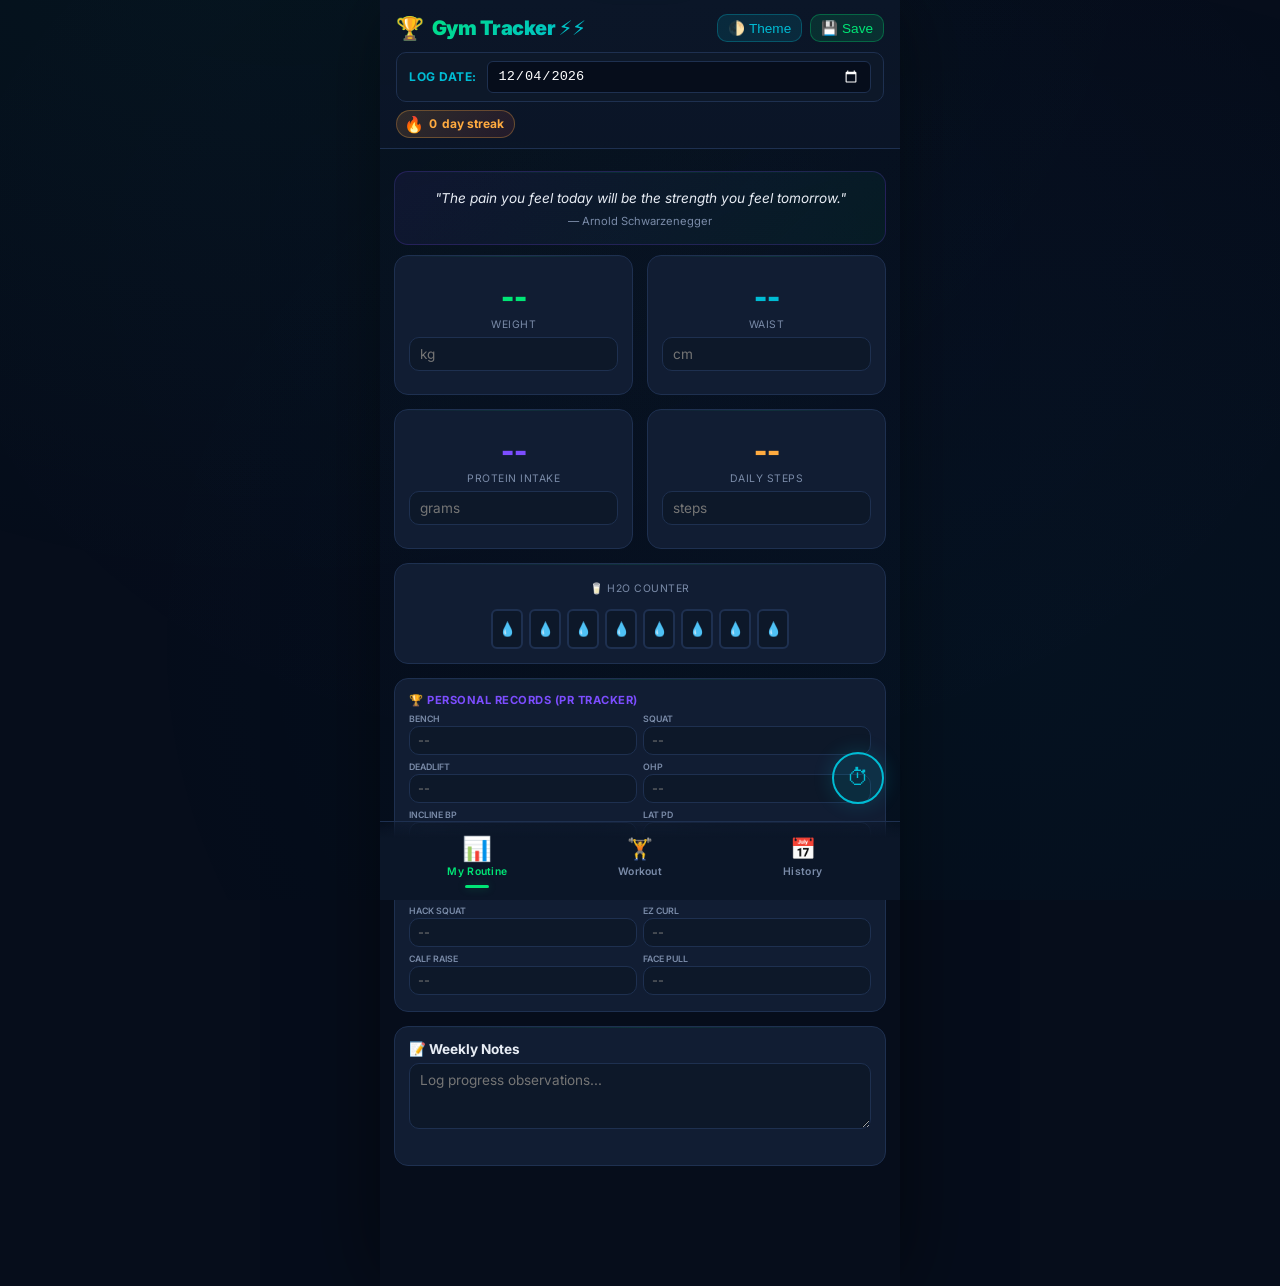
<file: Fittness tracker 2.0.3.html>
<!DOCTYPE html>
<html lang="en">
<head>
<meta charset="utf-8">
<meta name="viewport" content="width=device-width,initial-scale=1,maximum-scale=1,user-scalable=no">
<title>Gym Tracker V10 Elite Pro v1.0.9</title>
<link rel="preconnect" href="https://fonts.googleapis.com">
<link href="https://fonts.googleapis.com/css2?family=Inter:wght@400;600;700;900&display=swap" rel="stylesheet">
<style>
:root{--bg0:#060d1b;--bg1:#0b1628;--bg2:#111d33;--bg3:#162440;--inp:#0d1829;--bdr:#1e3050;--ac:#00e676;--acg:rgba(0,230,118,0.25);--ac2:#00bcd4;--ac3:#7c4dff;--red:#ff5252;--orn:#ffab40;--tx:#e8edf5;--tx2:#7a8ba8;--tx3:#4a5d7a;--rad:14px;--shd:0 4px 24px rgba(0,0,0,0.4);--tr:0.25s cubic-bezier(.4,0,.2,1)}
body.light-theme{--bg0:#f0f3f8;--bg1:#ffffff;--bg2:#f8fafc;--bg3:#e2e8f0;--inp:#ffffff;--bdr:#cbd5e1;--tx:#0f172a;--tx2:#475569;--tx3:#94a3b8}
body.light-theme input[type="date"]{color-scheme:light;background:var(--inp)}
*{margin:0;padding:0;box-sizing:border-box;-webkit-tap-highlight-color:transparent}
html{scroll-behavior:smooth}
body{font-family:'Inter',system-ui,sans-serif;background:var(--bg0);color:var(--tx);min-height:100vh;overflow-x:hidden;padding-bottom:100px}
body::before{content:'';position:fixed;top:-40%;left:-20%;width:140%;height:140%;background:radial-gradient(ellipse at 30% 20%,rgba(0,230,118,0.04) 0%,transparent 50%),radial-gradient(ellipse at 70% 80%,rgba(0,188,212,0.03) 0%,transparent 50%),radial-gradient(ellipse at 50% 50%,rgba(124,77,255,0.02) 0%,transparent 60%);pointer-events:none;z-index:0}
header{position:sticky;top:0;z-index:100;background:linear-gradient(180deg,var(--bg1) 0%,rgba(11,22,40,0.95) 100%);backdrop-filter:blur(20px);-webkit-backdrop-filter:blur(20px);padding:14px 16px 10px;border-bottom:1px solid var(--bdr)}
.header-top{display:flex;align-items:center;justify-content:space-between}
header h1{font-size:1.25rem;font-weight:900;letter-spacing:-0.5px;background:linear-gradient(135deg,var(--ac),var(--ac2));-webkit-background-clip:text;-webkit-text-fill-color:transparent;background-clip:text;display:flex;align-items:center;gap:8px}
header h1 .icon{font-size:1.4rem;-webkit-text-fill-color:initial}
.header-controls{display:flex;align-items:center;gap:8px}
.save-btn{background:rgba(0,230,118,0.12);border:1px solid rgba(0,230,118,0.3);border-radius:10px;color:var(--ac);padding:5px 10px;font-size:0.85rem;cursor:pointer;transition:var(--tr);display:flex;align-items:center;gap:4px}
.save-btn:hover{background:rgba(0,230,118,0.2);border-color:var(--ac)}
.save-btn:active{transform:scale(0.92)}
.streak-row{display:flex;align-items:center;gap:12px;margin-top:8px;flex-wrap:wrap}
.streak-badge{display:inline-flex;align-items:center;gap:5px;background:linear-gradient(135deg,rgba(255,171,64,0.15),rgba(255,82,82,0.1));border:1px solid rgba(255,171,64,0.3);border-radius:20px;padding:3px 10px 3px 7px;font-size:0.75rem;font-weight:700;color:var(--orn)}
.streak-badge .fire{font-size:1rem}
.progress-wrap{margin-top:8px;display:none}
.progress-wrap.visible{display:block}
.progress-label{display:flex;justify-content:space-between;font-size:0.7rem;color:var(--tx2);margin-bottom:4px}
.progress{height:10px;background:var(--bg2);border-radius:10px;overflow:hidden;box-shadow:inset 0 1px 3px rgba(0,0,0,0.4)}
.bar{height:100%;width:0;border-radius:10px;background:linear-gradient(90deg,var(--ac),var(--ac2));box-shadow:0 0 12px var(--acg);transition:width 0.6s cubic-bezier(.4,0,.2,1)}
.bottom-nav{position:fixed;bottom:0;left:0;right:0;z-index:200;background:linear-gradient(0deg,var(--bg1) 80%,rgba(11,22,40,0) 100%);backdrop-filter:blur(20px);-webkit-backdrop-filter:blur(20px);padding:8px 16px 16px;display:flex;justify-content:space-around;align-items:center;border-top:1px solid var(--bdr)}
.nav-btn{display:flex;flex-direction:column;align-items:center;gap:4px;background:none;border:none;color:var(--tx2);cursor:pointer;padding:6px 12px;border-radius:12px;min-width:0;flex:1;transition:var(--tr);position:relative;font-family:inherit}
.nav-btn .nav-icon{font-size:1.3rem;transition:var(--tr)}
.nav-btn .nav-label{font-size:0.65rem;font-weight:600;letter-spacing:0.3px}
.nav-btn.active{color:var(--ac)}
.nav-btn.active .nav-icon{transform:scale(1.15)}
.nav-btn.active::after{content:'';position:absolute;bottom:-4px;left:50%;transform:translateX(-50%);width:24px;height:3px;border-radius:3px;background:var(--ac);box-shadow:0 0 8px var(--acg)}
.nav-btn:active{transform:scale(0.9)}
.page{display:none;padding:12px 14px 20px;position:relative;z-index:1;animation:fadeUp 0.3s ease}
.page.show{display:block}
@keyframes fadeUp{from{opacity:0;transform:translateY(12px)}to{opacity:1;transform:translateY(0)}}
.card{background:var(--bg2);border:1px solid var(--bdr);border-radius:var(--rad);padding:14px;margin:10px 0;position:relative;overflow:hidden;transition:var(--tr)}
.card::before{content:'';position:absolute;top:0;left:0;right:0;height:1px;background:linear-gradient(90deg,transparent,rgba(0,230,118,0.1),transparent)}
.card.completed{border-color:rgba(0,230,118,0.25)}
.exercise-header{display:flex;align-items:flex-start;gap:10px}
.exercise-header .name{flex:1;font-weight:700;font-size:0.95rem;line-height:1.3}
.check-wrap{position:relative;width:26px;height:26px;flex-shrink:0;margin-top:1px}
.check-wrap input{position:absolute;opacity:0;width:100%;height:100%;cursor:pointer;z-index:2;margin:0}
.check-box{width:26px;height:26px;border-radius:8px;border:2px solid var(--tx3);display:flex;align-items:center;justify-content:center;transition:var(--tr);font-size:0.8rem}
.check-wrap input:checked+.check-box{background:var(--ac);border-color:var(--ac);box-shadow:0 0 12px var(--acg)}
.check-wrap input:checked+.check-box::after{content:'\2713';color:var(--bg0);font-weight:900}

.sets-row{display:flex;gap:6px;margin-top:10px;flex-wrap:nowrap;justify-content:space-between;width:100%}
.set-chip{display:flex;flex-direction:column;align-items:center;gap:2px;background:var(--inp);border:1px solid var(--bdr);border-radius:10px;padding:6px 4px;flex:1;min-width:0;font-size:0.7rem;color:var(--tx2)}
.set-chip .set-num{font-weight:700;color:var(--tx);font-size:0.75rem}
.set-chip.done-set{border-color:rgba(0,230,118,0.3);background:rgba(0,230,118,0.08)}
.set-chip.done-set .set-num{color:var(--ac)}

.input-row{display:flex;gap:8px;margin-top:10px;flex-wrap:wrap;align-items:center}
.input-group{display:flex;flex-direction:column;gap:4px;flex:1;min-width:70px}
.input-group label{font-size:0.65rem;color:var(--tx2);font-weight:600;text-transform:uppercase;letter-spacing:0.5px}
input[type="number"],input[type="text"],textarea,select{background:var(--inp);border:1px solid var(--bdr);border-radius:10px;color:var(--tx);padding:8px 10px;font-size:0.85rem;font-family:inherit;transition:var(--tr);width:100%}
select{appearance:none;background-image:url("data:image/svg+xml;utf8,<svg xmlns='http://www.w3.org/2000/svg' width='10' height='6' viewBox='0 0 10 6'><path fill='%237a8ba8' d='M0 0l5 5 5-5z'/></svg>");background-repeat:no-repeat;background-position:right 10px center;padding-right:26px}
input:focus,textarea:focus,select:focus{outline:none;border-color:var(--ac);box-shadow:0 0 0 3px var(--acg)}
.timer-btn{position:fixed;bottom:96px;right:16px;z-index:150;width:52px;height:52px;border-radius:50%;border:2px solid var(--ac2);background:rgba(0,188,212,0.12);color:var(--ac2);font-size:1.4rem;cursor:pointer;display:flex;align-items:center;justify-content:center;box-shadow:0 0 20px rgba(0,188,212,0.2);transition:var(--tr)}
.timer-btn.running{border-color:var(--orn);color:var(--orn);background:rgba(255,171,64,0.12)}
.timer-overlay{display:none;position:fixed;inset:0;z-index:300;background:rgba(6,13,27,0.85);backdrop-filter:blur(12px);align-items:center;justify-content:center}
.timer-overlay.open{display:flex}
.timer-panel{background:var(--bg2);border:1px solid var(--bdr);border-radius:24px;padding:30px 24px;text-align:center;width:min(320px,90vw);position:relative;animation:fadeUp 0.3s ease}
.timer-close{position:absolute;top:14px;right:16px;background:none;border:none;color:var(--tx2);font-size:1.2rem;cursor:pointer;transition:var(--tr)}
.timer-close:hover{color:var(--red)}
.timer-display{font-size:3.5rem;font-weight:900;letter-spacing:-2px;margin:16px 0;color:var(--tx)}
.timer-display.running{color:var(--ac2)}
.timer-presets{display:flex;gap:8px;justify-content:center;margin:12px 0;flex-wrap:wrap}
.timer-preset{padding:6px 14px;border-radius:20px;border:1px solid var(--bdr);background:var(--inp);color:var(--tx2);cursor:pointer;font-size:0.8rem;font-weight:600;transition:var(--tr)}
.timer-preset.active{border-color:var(--ac2);color:var(--ac2);background:rgba(0,188,212,0.1)}
.timer-controls{display:flex;gap:10px;justify-content:center;margin-top:16px}
.timer-ctrl{padding:10px 24px;border-radius:14px;border:none;font-size:0.9rem;font-weight:700;cursor:pointer;transition:var(--tr)}
.timer-ctrl.start{background:var(--ac);color:var(--bg0)}
.timer-ctrl.stop{background:var(--red);color:white}
.timer-ctrl.reset{background:var(--inp);color:var(--tx2);border:1px solid var(--bdr)}
.dash-grid{display:grid;grid-template-columns:repeat(2,1fr);gap:14px;align-items:stretch}
.dash-full{grid-column:span 2}
.dash-grid .card{margin:0;display:flex;flex-direction:column;justify-content:between;min-height:140px}
.stat-box{text-align:center;padding:4px 0;flex-grow:1;display:flex;flex-direction:column;justify-content:center}
.stat-val{font-size:1.8rem;font-weight:900}
.stat-val.green{color:var(--ac)}.stat-val.cyan{color:var(--ac2)}.stat-val.purple{color:var(--ac3)}.stat-val.orange{color:var(--orn)}
.stat-label{font-size:0.65rem;color:var(--tx2);text-transform:uppercase;letter-spacing:0.5px;margin-top:4px}
.water-row{display:flex;gap:6px;margin-top:8px;flex-wrap:wrap;justify-content:center}
.water-glass{width:32px;height:40px;border-radius:6px;border:2px solid var(--bdr);background:var(--inp);cursor:pointer;display:flex;align-items:center;justify-content:center;font-size:0.85rem;transition:var(--tr);color:var(--tx2)}
.water-glass.filled{border-color:rgba(0,188,212,0.4);background:rgba(0,188,212,0.12);color:var(--ac2)}
.quote-card{background:linear-gradient(135deg,rgba(124,77,255,0.08),rgba(0,230,118,0.05));border-color:rgba(124,77,255,0.2);text-align:center;padding:16px;min-height:auto!important}
.quote-text{font-style:italic;font-size:0.85rem;line-height:1.5}
.quote-author{font-size:0.7rem;color:var(--tx2);margin-top:6px}
.day-header{display:flex;align-items:center;justify-content:space-between;margin-bottom:14px;border-bottom:1px solid var(--bdr);padding-bottom:10px}
.day-title{font-size:1.15rem;font-weight:900;letter-spacing:-0.3px}
.day-header-right{display:flex;align-items:center;gap:8px}
.action-icon-btn{background:var(--inp);border:1px solid var(--bdr);color:var(--tx2);width:28px;height:28px;border-radius:8px;cursor:pointer;display:flex;align-items:center;justify-content:center;font-size:0.85rem;transition:var(--tr)}
.action-icon-btn:hover{border-color:var(--ac);color:var(--ac)}
.complete-all-btn{background:var(--ac);color:var(--bg0);border:none;border-radius:8px;padding:4px 10px;font-size:0.75rem;font-weight:700;cursor:pointer;transition:var(--tr)}
.analytics-box{background:linear-gradient(180deg,rgba(0,230,118,0.03),transparent);border:1px dashed var(--bdr);border-radius:var(--rad);padding:12px;margin-bottom:12px}
.analytics-title{font-size:0.7rem;font-weight:700;color:var(--ac);text-transform:uppercase;margin-bottom:6px;letter-spacing:0.5px}
.calendar-wrapper{margin-top:10px;background:var(--inp);border-radius:10px;padding:10px;border:1px solid var(--bdr)}
.calendar-header{display:flex;justify-content:space-between;align-items:center;margin-bottom:8px}
.calendar-month-title{font-size:0.85rem;font-weight:700;color:var(--tx)}
.calendar-nav-btn{background:none;border:none;color:var(--ac2);cursor:pointer;font-weight:900;font-size:1rem;padding:4px 8px}
.calendar-grid{display:grid;grid-template-columns:repeat(7,1fr);gap:4px;text-align:center}
.calendar-day-lbl{font-size:0.6rem;color:var(--tx3);font-weight:700;text-transform:uppercase}
.calendar-cell{aspect-ratio:1;display:flex;flex-direction:column;align-items:center;justify-content:center;font-size:0.75rem;border-radius:6px;cursor:pointer;position:relative;color:var(--tx2);transition:var(--tr)}
.calendar-cell:hover{background:var(--bg3);color:var(--tx)}
.calendar-cell.active-day{background:var(--bdr);color:var(--ac2);font-weight:700}
.dot-indicator{width:4px;height:4px;background-color:var(--ac);border-radius:50%;position:absolute;bottom:3px}
.selected-day-log{margin-top:10px;padding:12px;background:var(--bg2);border-radius:12px;font-size:0.8rem;color:var(--tx);border:1px solid var(--bdr)}
.history-pr-card{background:var(--inp);border:1px solid var(--bdr);border-radius:10px;padding:8px 12px;margin-bottom:8px;display:flex;justify-content:space-between;align-items:center}
.history-pr-name{font-weight:700;color:var(--tx)}
.history-pr-val{font-weight:900;color:var(--ac2);background:rgba(0,188,212,0.1);padding:2px 8px;border-radius:6px;font-size:0.75rem}
.remove-modal-overlay{display:none;position:fixed;inset:0;z-index:400;background:rgba(6,13,27,0.85);backdrop-filter:blur(12px);align-items:center;justify-content:center}
.remove-modal-overlay.open{display:flex}
.remove-modal{background:var(--bg2);border:1px solid var(--bdr);border-radius:20px;padding:20px;width:min(340px,90vw);animation:fadeUp 0.3s ease}
.remove-modal h3{font-size:0.95rem;margin-bottom:12px;color:var(--ac)}
.remove-modal .exercise-check{display:flex;align-items:center;gap:8px;padding:6px 0;font-size:0.85rem;color:var(--tx)}
.remove-modal .exercise-check input{accent-color:var(--ac);width:18px;height:18px}
.remove-modal-btns{display:flex;gap:10px;margin-top:14px;justify-content:flex-end}
.remove-modal-btns button{padding:8px 18px;border-radius:10px;font-size:0.8rem;font-weight:700;cursor:pointer;border:none;transition:var(--tr)}
.remove-modal-btns .cancel-btn{background:var(--inp);color:var(--tx2);border:1px solid var(--bdr)}
.remove-modal-btns .confirm-btn{background:var(--red);color:white}
.export-section{display:flex;gap:8px;flex-wrap:wrap;margin-top:10px}
.export-btn{display:flex;align-items:center;gap:5px;padding:8px 14px;border-radius:12px;border:1px solid var(--bdr);background:var(--inp);color:var(--tx2);cursor:pointer;font-size:0.75rem;font-weight:600;transition:var(--tr);font-family:inherit}
.export-btn:hover{border-color:var(--ac2);color:var(--ac2)}
.export-btn.gdrive{border-color:rgba(0,230,118,0.4);color:var(--ac);background:rgba(0,230,118,0.08)}
.export-btn.gdrive:hover{border-color:var(--ac);background:rgba(0,230,118,0.15)}
.import-input{display:none}
.save-toast{position:fixed;top:20px;left:50%;transform:translateX(-50%) translateY(-80px);z-index:500;background:var(--bg2);border:1px solid rgba(0,230,118,0.3);border-radius:14px;padding:8px 18px;display:flex;align-items:center;gap:8px;font-size:0.8rem;font-weight:700;color:var(--ac);box-shadow:0 4px 24px rgba(0,230,118,0.15);transition:transform 0.35s cubic-bezier(.4,0,.2,1);pointer-events:none}
.save-toast.show{transform:translateX(-50%) translateY(0)}
.save-toast .toast-icon{font-size:1rem}

.switch-wrap{display:flex;align-items:center;justify-content:space-between;background:var(--inp);border:1px dashed var(--bdr);padding:10px 14px;border-radius:10px;margin-top:8px}
.switch-label{font-size:0.8rem;color:var(--tx);font-weight:600;cursor:pointer}
.switch-box{position:relative;display:inline-block;width:46px;height:24px}
.switch-box input{opacity:0;width:0;height:0}
.switch-slider{position:absolute;cursor:pointer;inset:0;background-color:var(--bg3);border:1px solid var(--bdr);border-radius:24px;transition:var(--tr)}
.switch-slider:before{position:absolute;content:"";height:16px;width:16px;left:3px;bottom:3px;background-color:var(--tx2);border-radius:50%;transition:var(--tr)}
.switch-box input:checked + .switch-slider{background-color:rgba(0,230,118,0.15);border-color:var(--ac)}
.switch-box input:checked + .switch-slider:before{transform:translateX(22px);background-color:var(--ac)}

@media(min-width:768px){body{max-width:520px;margin:0 auto;box-shadow:0 0 80px rgba(0,0,0,0.5)}.bottom-nav{max-width:520px;left:50%;transform:translateX(-50%)}.timer-btn{right:calc(50% - 244px)}}
::-webkit-scrollbar{width:4px}::-webkit-scrollbar-track{background:transparent}::-webkit-scrollbar-thumb{background:var(--bdr);border-radius:4px}
#confetti{position:fixed;inset:0;z-index:999;pointer-events:none}
.pr-grid{display:grid;grid-template-columns:repeat(2,1fr);gap:6px}
.pr-item{display:flex;flex-direction:column;gap:2px}
.pr-item label{font-size:0.55rem;color:var(--tx2);font-weight:600;text-transform:uppercase}
.pr-item input{padding:6px 8px;font-size:0.8rem}
.weight-log-row{display:flex;gap:6px;align-items:center;margin-top:6px}
.weight-log-row input{flex:1;min-width:0}
.global-date-container{background:var(--inp);border:1px solid var(--bdr);border-radius:10px;padding:8px 12px;margin-top:10px;display:flex;align-items:center;gap:10px}
.global-date-container label{font-size:0.75rem;font-weight:700;color:var(--ac2);text-transform:uppercase;letter-spacing:0.5px}
.global-date-container input[type="date"]{flex:1;padding:6px 10px;font-size:0.85rem;color-scheme:dark;border-radius:6px;border:1px solid var(--bdr);background:var(--bg0)}
</style>
</head>
<body>
<canvas id="confetti"></canvas>
<div class="save-toast" id="saveToast"><span class="toast-icon">✓</span> Saved!</div>
<header>
  <div class="header-top">
    <h1><span class="icon">🏆</span>Gym Tracker ⚡⚡</h1>
    <div class="header-controls">
      <button class="save-btn" onclick="toggleTheme()" style="background:rgba(0,188,212,0.12);border-color:rgba(0,188,212,0.3);color:var(--ac2);">🌓 Theme</button>
      <button class="save-btn" onclick="manualSave()" title="Save now">💾 Save</button>
    </div>
  </div>
  <div class="global-date-container">
    <label>Log Date:</label>
    <input type="date" id="globalWorkoutDate" onchange="handleGlobalDateChange()">
  </div>
  <div class="streak-row">
    <div class="streak-badge"><span class="fire">🔥</span><span id="streakCount">0</span> day streak</div>
    <div class="streak-badge" id="todayBadge" style="display:none;border-color:rgba(0,230,118,0.3);background:linear-gradient(135deg,rgba(0,230,118,0.12),rgba(0,188,212,0.08));color:var(--ac);">✅ Today logged</div>
  </div>
  <div class="progress-wrap" id="headerProgressBar">
    <div class="progress-label"><span id="pctLabel">0%</span><span id="doneCount">0/0 exercises</span></div>
    <div class="progress"><div class="bar" id="bar"></div></div>
  </div>
</header>
<div id="pages"></div>
<div class="bottom-nav" id="bottomNav"></div>
<button class="timer-btn" id="timerToggle" onclick="toggleTimer()">⏱</button>
<div class="timer-overlay" id="timerOverlay">
  <div class="timer-panel">
    <button class="timer-close" onclick="toggleTimer()">✕</button>
    <div style="font-size:1.4rem;">⏱️ Rest Timer</div>
    <div class="timer-display" id="timerDisplay">1:00</div>
    <div class="timer-presets">
      <button class="timer-preset active" onclick="setTimerPreset(60,this)">1 min</button>
      <button class="timer-preset" onclick="setTimerPreset(90,this)">1:30</button>
      <button class="timer-preset" onclick="setTimerPreset(120,this)">2 min</button>
      <button class="timer-preset" onclick="setTimerPreset(180,this)">3 min</button>
      <button class="timer-preset" onclick="setTimerPreset(300,this)">5 min</button>
    </div>
    <div class="timer-controls">
      <button class="timer-ctrl start" id="timerStartBtn" onclick="startTimer()">Start</button>
      <button class="timer-ctrl reset" onclick="resetTimer()">Reset</button>
    </div>
  </div>
</div>
<div class="remove-modal-overlay" id="removeModal">
  <div class="remove-modal">
    <h3>🗑️ Remove Exercises</h3>
    <p style="font-size:0.75rem;color:var(--tx2);margin-bottom:8px;">Select exercises to remove from today and future sessions:</p>
    <div id="removeCheckboxes"></div>
    <div class="remove-modal-btns">
      <button class="cancel-btn" onclick="closeRemoveModal()">Cancel</button>
      <button class="confirm-btn" onclick="confirmRemove()">Remove Selected</button>
    </div>
  </div>
</div>
<script>
const SAVE_KEY = "gymtracker_save";
const APPS_SCRIPT_URL = "https://script.google.com/macros/s/AKfycby-UZMVXGfvWI1hgxcfXi4loHvPM2CEeaccPJtWZQXFaC3vVtFyXly2xwUyJLqL7oV_/exec";

const DEFAULT_PLAN = {
  "Monday":["Incline DB Press","Bench Press","Machine Chest Press","Pec Deck","Cable Fly","Plank","Hanging Knee Raise"],
  "Tuesday":["Lat Pulldown","Cable Row","Chest Supported Row","Straight Arm Pulldown","EZ Curl","Hammer Curl","Preacher Curl"],
  "Wednesday":["DB Press","Lateral Raise","Cable Lateral Raise","Rear Delt Fly","Face Pull","Cable Crunch","Russian Twist"],
  "Thursday":["Incline Chest Press","Pec Deck","Cable Fly","Rope Pushdown","Bar Pushdown","Overhead Extension","Assisted Dip"],
  "Friday":["Bench Press","Lat Pulldown","Shoulder Press","Chest Supported Row","Close Grip Bench","EZ Curl","Face Pull"],
  "Saturday":["Leg Press","Hack Squat","Leg Extension","Seated Leg Curl","Lying Leg Curl","Hip Thrust","Standing Calf Raise"]
};
const QUOTES = [
  {t:"Success isn't always about greatness. It's about consistency.",a:"Dwayne Johnson"},
  {t:"The pain you feel today will be the strength you feel tomorrow.",a:"Arnold Schwarzenegger"},
  {t:"The iron never lies to you. Two hundred pounds is always two hundred pounds.",a:"Henry Rollins"},
  {t:"Don't count the days, make the days count.",a:"Muhammad Ali"}
];
const PR_FIELDS = ["Bench","Squat","Deadlift","OHP","Incline BP","Lat PD","Barbell Row","Leg Press","Hack Squat","EZ Curl","Calf Raise","Face Pull"];

let S = {
  plan: JSON.parse(JSON.stringify(DEFAULT_PLAN)),
  fields: {},
  water: 0,
  protein: "",
  steps: "",
  gdriveSyncEnabled: false,
  gdriveLastSyncTime: "Never",
  streak: {count:0, lastDate:null},
  workoutLog: {},
  calMonth: new Date().getMonth(),
  calYear: new Date().getFullYear(),
  currentRoutine: null,
  weightHistory: [],
  waistHistory: [],
  proteinHistory: [],
  stepsHistory: [],
  workoutDate: new Date().toISOString().split("T")[0],
  lightTheme: false
};

const dayKeys = ["Monday","Tuesday","Wednesday","Thursday","Friday","Saturday"];
let currentTab = "Dashboard";
let syncTimeout = null;

let toastTimeout = null;
function showSaveToast(message = "Saved!"){
  let t = document.getElementById("saveToast");
  if(!t) return;
  t.innerHTML = `<span class="toast-icon">✓</span> ${message}`;
  t.classList.add("show");
  if(toastTimeout) clearTimeout(toastTimeout);
  toastTimeout = setTimeout(()=>{ t.classList.remove("show"); }, 1500);
}

function manualSave(){
  saveState();
  showSaveToast();
}

function saveState(){
  document.querySelectorAll("[data-id]").forEach(el=>{
    S.fields[el.dataset.id] = el.type==="checkbox" ? el.checked : el.value;
  });
  let activeDate = S.workoutDate;
  
  let wVal = S.fields["weight"];
  if(wVal !== undefined){
    let existing = S.weightHistory.find(e=>e.date===activeDate);
    if(existing) existing.value = wVal !== "" ? parseFloat(wVal) : "";
    else if(wVal !== "") S.weightHistory.push({date:activeDate, value:parseFloat(wVal)});
  }
  
  let waVal = S.fields["waist"];
  if(waVal !== undefined){
    let existing = S.waistHistory.find(e=>e.date===activeDate);
    if(existing) existing.value = waVal !== "" ? parseFloat(waVal) : "";
    else if(waVal !== "") S.waistHistory.push({date:activeDate, value:parseFloat(waVal)});
  }

  let protVal = S.fields["protein"];
  if(protVal !== undefined){
    let existing = S.proteinHistory.find(e=>e.date===activeDate);
    if(existing) existing.value = protVal !== "" ? parseInt(protVal) : "";
    else if(protVal !== "") S.proteinHistory.push({date:activeDate, value:parseInt(protVal)});
  }

  let stepsVal = S.fields["steps"];
  if(stepsVal !== undefined){
    let existing = S.stepsHistory.find(e=>e.date===activeDate);
    if(existing) existing.value = stepsVal !== "" ? parseInt(stepsVal) : "";
    else if(stepsVal !== "") S.stepsHistory.push({date:activeDate, value:parseInt(stepsVal)});
  }
  
  let currentDayExercises = S.plan[S.currentRoutine] || [];
  let dayLog = [];
  currentDayExercises.forEach(ex=>{
    let done = document.getElementById(`chk_${ex}`)?.checked || false;
    let sets = [];
    for(let s=1; s<=3; s++){
      let w = document.getElementById(`w_${ex}_${s}`)?.value || "";
      let r = document.getElementById(`r_${ex}_${s}`)?.value || "";
      sets.push({w, r});
    }
    dayLog.push({exercise:ex, done, sets});
  });
  S.workoutLog[activeDate] = dayLog;

  localStorage.setItem(SAVE_KEY, JSON.stringify(S));
  updateStreakBadge();
  triggerCloudAutoSync();
}

function loadState(){
  let saved = localStorage.getItem(SAVE_KEY);
  if(saved){
    try {
      let parsed = JSON.parse(saved);
      if(parsed && typeof parsed === "object"){
        S = Object.assign(S, parsed);
      }
    } catch(e) { console.error(e); }
  }
  if(!S.workoutDate) S.workoutDate = new Date().toISOString().split("T")[0];
  if(!S.gdriveLastSyncTime) S.gdriveLastSyncTime = "Never";
  
  let d = new Date(S.workoutDate);
  let dayIdx = (d.getDay()+6)%7;
  S.currentRoutine = dayKeys[dayIdx] || "Monday";
  
  if(S.lightTheme) document.body.classList.add("light-theme");
  else document.body.classList.remove("light-theme");

  document.getElementById("globalWorkoutDate").value = S.workoutDate;
  loadActiveDayLog();
}

function toggleTheme(){
  document.body.classList.toggle("light-theme");
  S.lightTheme = document.body.classList.contains("light-theme");
  saveState();
  showSaveToast();
}

function handleGlobalDateChange(){
  let inputVal = document.getElementById("globalWorkoutDate").value;
  if(inputVal) {
    S.workoutDate = inputVal;
    let d = new Date(inputVal);
    let dayIdx = (d.getDay()+6)%7;
    S.currentRoutine = dayKeys[dayIdx] || "Monday";
    
    loadActiveDayLog();
    renderAllPages();
    if(currentTab === "History") renderCalendar();
    showSaveToast();
  }
}

function loadActiveDayLog(){
  let activeDate = S.workoutDate;
  let loggedDay = S.workoutLog[activeDate];
  
  PR_FIELDS.forEach(f=>{
    if(S.fields[`pr_${f}`] === undefined) S.fields[`pr_${f}`] = "";
  });
  if(S.fields["weight"] === undefined) S.fields["weight"] = "";
  if(S.fields["waist"] === undefined) S.fields["waist"] = "";
  if(S.fields["protein"] === undefined) S.fields["protein"] = "";
  if(S.fields["steps"] === undefined) S.fields["steps"] = "";

  if(loggedDay && Array.isArray(loggedDay)){
    let customPlan = [];
    loggedDay.forEach(item=>{
      customPlan.push(item.exercise);
      S.fields[`chk_${item.exercise}`] = item.done;
      if(item.sets && Array.isArray(item.sets)){
        item.sets.forEach((st, idx)=>{
          if(idx < 3) {
            S.fields[`w_${item.exercise}_${idx+1}`] = st.w || "";
            S.fields[`r_${item.exercise}_${idx+1}`] = st.r || "";
          }
        });
      }
    });
    S.plan[S.currentRoutine] = customPlan;
  } else {
    let currentDayExercises = S.plan[S.currentRoutine] || [];
    currentDayExercises.forEach(ex=>{
      S.fields[`chk_${ex}`] = false;
      for(let s=1; s<=3; s++){
        S.fields[`w_${ex}_${s}`] = "";
        S.fields[`r_${ex}_${s}`] = "";
      }
    });
  }
  
  let wRecord = S.weightHistory.find(e=>e.date===activeDate);
  S.fields["weight"] = (wRecord && wRecord.value !== "") ? wRecord.value : "";
  let waRecord = S.waistHistory.find(e=>e.date===activeDate);
  S.fields["waist"] = (waRecord && waRecord.value !== "") ? waRecord.value : "";
  let protRecord = S.proteinHistory.find(e=>e.date===activeDate);
  S.fields["protein"] = (protRecord && protRecord.value !== "") ? protRecord.value : "";
  let stepsRecord = S.stepsHistory.find(e=>e.date===activeDate);
  S.fields["steps"] = (stepsRecord && stepsRecord.value !== "") ? stepsRecord.value : "";
}

function handleSyncToggle(checked){
  S.gdriveSyncEnabled = checked;
  saveState();
  let statusText = document.getElementById("gdriveStatusText");
  if(statusText) {
    statusText.innerText = checked ? `Connected (Last sync: ${S.gdriveLastSyncTime})` : "Status: Local Only";
  }
  if(checked) {
    fetchDataFromCloudDrive();
  }
}

async function fetchDataFromCloudDrive() {
  if(!S.gdriveSyncEnabled) return;
  let statusText = document.getElementById("gdriveStatusText");
  if(statusText) statusText.innerText = "Syncing down from Drive...";
  
  try {
    const response = await fetch(APPS_SCRIPT_URL);
    if(response.ok) {
      const remoteData = await response.json();
      if(remoteData && remoteData.plan && remoteData.workoutLog) {
        S = Object.assign(S, remoteData);
        S.gdriveSyncEnabled = true;
        localStorage.setItem(SAVE_KEY, JSON.stringify(S));
        
        const now = new Date().toLocaleTimeString([], { hour: '2-digit', minute: '2-digit' });
        S.gdriveLastSyncTime = now;
        
        loadState();
        renderAllPages();
        if(currentTab === "History") renderCalendar();
        showSaveToast("Synced down!");
      } else {
        if(statusText) statusText.innerText = `Connected (Drive empty / New file)`;
      }
    }
  } catch (err) {
    console.error("Cloud data gather fault:", err);
    if(statusText) statusText.innerText = "Sync failure (Check CORS/Deployment ID)";
  }
}

function triggerCloudAutoSync() {
  if(!S.gdriveSyncEnabled) return;
  
  clearTimeout(syncTimeout);
  let statusText = document.getElementById("gdriveStatusText");
  if(statusText) statusText.innerText = "Pending auto-save...";
  
  syncTimeout = setTimeout(async () => {
    if(statusText) statusText.innerText = "Uploading to Cloud...";
    try {
      const response = await fetch(APPS_SCRIPT_URL, {
        method: 'POST',
        mode: 'no-cors',
        headers: { 'Content-Type': 'application/json' },
        body: JSON.stringify(S)
      });
      
      const now = new Date().toLocaleTimeString([], { hour: '2-digit', minute: '2-digit' });
      S.gdriveLastSyncTime = now;
      localStorage.setItem(SAVE_KEY, JSON.stringify(S));
      if(statusText) statusText.innerText = `Connected (Synced at ${now})`;
    } catch(err) {
      console.error("Cloud Sync Outward push issue:", err);
      if(statusText) statusText.innerText = "Auto-sync sync write blocked.";
    }
  }, 3000);
}

function triggerManualCloudSync() {
  showSaveToast("Force syncing cloud...");
  saveState();
  fetchDataFromCloudDrive();
}

function exportLocalJSON(){
  let dataStr = "data:text/json;charset=utf-8," + encodeURIComponent(JSON.stringify(S));
  let downloadAnchor = document.createElement('a');
  downloadAnchor.setAttribute("href", dataStr);
  downloadAnchor.setAttribute("download", `gym_tracker_backup_${S.workoutDate}.json`);
  document.body.appendChild(downloadAnchor);
  downloadAnchor.click();
  document.body.removeChild(downloadAnchor);
  showSaveToast();
}

function updateProgress(){
  let currentDayExercises = S.plan[S.currentRoutine] || [];
  let total = currentDayExercises.length;
  let done = 0;
  currentDayExercises.forEach(ex=>{
    if(document.getElementById(`chk_${ex}`)?.checked) done++;
  });
  let pct = total > 0 ? Math.round((done/total)*100) : 0;
  let lbl = document.getElementById("pctLabel");
  let cnt = document.getElementById("doneCount");
  let bar = document.getElementById("bar");
  if(lbl) lbl.innerText = pct + "%";
  if(cnt) cnt.innerText = `${done}/${total} exercises`;
  if(bar) bar.style.width = pct + "%";
  
  if(pct === 100 && total > 0) { triggerConfetti(); }
}

function updateDashStats(){
  let w = S.fields["weight"] || "";
  let wa = S.fields["waist"] || "";
  let prot = S.fields["protein"] || "";
  let stp = S.fields["steps"] || "";
  
  let we = document.getElementById("statWeight");
  let wae = document.getElementById("statWaist");
  let prote = document.getElementById("statProtein");
  let stpe = document.getElementById("statSteps");
  
  if(we) we.innerText = w !== "" ? w + " kg" : "--";
  if(wae) wae.innerText = wa !== "" ? wa + " cm" : "--";
  if(prote) prote.innerText = prot !== "" ? prot + " g" : "--";
  if(stpe) stpe.innerText = stp !== "" ? parseInt(stp).toLocaleString() : "--";
}

function switchTab(tabId){
  currentTab = tabId;
  document.querySelectorAll(".page").forEach(p=>p.classList.remove("show"));
  let tPage = document.getElementById(`page_${tabId}`);
  if(tPage) tPage.classList.add("show");
  
  document.querySelectorAll(".nav-btn").forEach(b=>b.classList.remove("active"));
  let tBtn = document.querySelector(`[data-nav="${tabId}"]`);
  if(tBtn) tBtn.classList.add("active");
  
  let pBar = document.getElementById("headerProgressBar");
  if(pBar){
    if(tabId === "Workout") {
      pBar.classList.add("visible");
      updateProgress();
    } else {
      pBar.classList.remove("visible");
    }
  }
  
  if(tabId === "Dashboard") updateDashStats();
  if(tabId === "History") renderCalendar();
}

function buildBottomNav(){
  let nav = document.getElementById("bottomNav");
  nav.innerHTML = "";
  let cfg = [
    {id:"Dashboard",label:"My Routine",icon:"📊"},
    {id:"Workout",label:"Workout",icon:"🏋️"},
    {id:"History",label:"History",icon:"📅"}
  ];
  cfg.forEach(c=>{
    let b = document.createElement("button");
    b.className = "nav-btn";
    b.dataset.nav = c.id;
    b.innerHTML = `<span class="nav-icon">${c.icon}</span><span class="nav-label" id="navLabel_${c.id}">${c.label}</span>`;
    b.onclick = () => switchTab(c.id);
    nav.appendChild(b);
  });
}

function renderAllPages(){
  let container = document.getElementById("pages");
  container.innerHTML = "";
  
  let dash = document.createElement("div");
  dash.className = "page";
  dash.id = "page_Dashboard";
  
  let q = QUOTES[Math.floor(Math.random()*QUOTES.length)];
  let prHTML = "";
  PR_FIELDS.forEach(f=>{
    let val = S.fields[`pr_${f}`] || "";
    prHTML += `<div class="pr-item"><label>${f}</label><input type="text" data-id="pr_${f}" value="${val}" placeholder="--" onchange="saveState(); showSaveToast();"></div>`;
  });

  dash.innerHTML = `
    <div class="card quote-card">
      <div class="quote-text">"${q.t}"</div>
      <div class="quote-author">— ${q.a}</div>
    </div>
    <div class="dash-grid">
      <div class="card">
        <div class="stat-box">
          <div class="stat-val green" id="statWeight">--</div>
          <div class="stat-label">Weight</div>
          <div class="weight-log-row">
            <input type="number" step="0.1" data-id="weight" value="${S.fields["weight"]||""}" placeholder="kg" oninput="saveState();updateDashStats();showSaveToast();">
          </div>
        </div>
      </div>
      <div class="card">
        <div class="stat-box">
          <div class="stat-val cyan" id="statWaist">--</div>
          <div class="stat-label">Waist</div>
          <div class="weight-log-row">
            <input type="number" step="0.1" data-id="waist" value="${S.fields["waist"]||""}" placeholder="cm" oninput="saveState();updateDashStats();showSaveToast();">
          </div>
        </div>
      </div>
      <div class="card">
        <div class="stat-box">
          <div class="stat-val purple" id="statProtein">--</div>
          <div class="stat-label">Protein Intake</div>
          <div class="weight-log-row">
            <input type="number" data-id="protein" value="${S.fields["protein"]||""}" placeholder="grams" oninput="saveState();updateDashStats();showSaveToast();">
          </div>
        </div>
      </div>
      <div class="card">
        <div class="stat-box">
          <div class="stat-val orange" id="statSteps">--</div>
          <div class="stat-label">Daily Steps</div>
          <div class="weight-log-row">
            <input type="number" data-id="steps" value="${S.fields["steps"]||""}" placeholder="steps" oninput="saveState();updateDashStats();showSaveToast();">
          </div>
        </div>
      </div>
       <div class="card dash-full" style="min-height:auto;">
        <div class="stat-label" style="text-align:center;margin-bottom:6px;">🥛 H2O Counter</div>
        <div class="water-row" id="waterRow"></div>
      </div>
      <div class="card dash-full" style="min-height:auto;padding-bottom:16px;">
        <div class="analytics-title" style="color:var(--ac3);">🏆 PERSONAL RECORDS (PR TRACKER)</div>
        <div class="pr-grid">${prHTML}</div>
      </div>
    <div class="card dash-full">
      <h3 style="font-size:0.85rem;margin-bottom:6px;">📝 Weekly Notes</h3>
      <textarea data-id="notes" oninput="saveState(); showSaveToast();" rows="3" placeholder="Log progress observations...">${S.fields["notes"]||""}</textarea>
    </div>
    </div>
  `;
  container.appendChild(dash);

  let wk = document.createElement("div");
  wk.className = "page";
  wk.id = "page_Workout";
  
  let currentDayExercises = S.plan[S.currentRoutine] || [];
  let exHTML = "";
  if(currentDayExercises.length === 0){
    exHTML = `<div style="text-align:center;padding:40px var(--tx2);font-size:0.85rem;color:var(--tx2);">Rest block configured. Use manage buttons to append tracks.</div>`;
  } else {
    currentDayExercises.forEach(ex=>{
      let isDone = S.fields[`chk_${ex}`] || false;
      let setRows = "";
      for(let s=1; s<=3; s++){
        let wV = S.fields[`w_${ex}_${s}`] || "";
        let rV = S.fields[`r_${ex}_${s}`] || "";
        setRows += `
          <div class="set-chip ${wV!=''?'done-set':''}">
            <span class="set-num">Set ${s}</span>
            <input type="text" id="w_${ex}_${s}" placeholder="kg" value="${wV}" style="padding:2px 4px;font-size:0.7rem;text-align:center;margin-top:2px;" oninput="saveState(); showSaveToast();">
            <input type="number" id="r_${ex}_${s}" placeholder="reps" value="${rV}" style="padding:2px 4px;font-size:0.7rem;text-align:center;margin-top:2px;" oninput="saveState(); showSaveToast();">
          </div>
        `;
      }
      exHTML += `
        <div class="card ${isDone?'completed':''}" id="card_${ex}">
          <div class="exercise-header">
            <div class="name">${ex}</div>
            <div class="check-wrap">
              <input type="checkbox" id="chk_${ex}" ${isDone?'checked':''} onchange="handleCheck('${ex}')">
              <div class="check-box"></div>
            </div>
          </div>
          <div class="sets-row">${setRows}</div>
        </div>
      `;
    });
  }
  
  wk.innerHTML = `
    <div class="day-header">
      <div class="day-title">${S.currentRoutine} Layout</div>
      <div class="day-header-right">
        <button class="action-icon-btn" onclick="promptAddExercise()">➕</button>
        <button class="action-icon-btn" onclick="openRemoveModal()">🗑️</button>
        <button class="complete-all-btn" onclick="completeAll()">Quick Clear</button>
      </div>
    </div>
    <div id="exerciseListContainer">${exHTML}</div>
  `;
  container.appendChild(wk);

  let hist = document.createElement("div");
  hist.className = "page";
  hist.id = "page_History";
  hist.innerHTML = `
   <div class="card">
    <div style="display:flex;gap:16px;flex-wrap:wrap;">
      <div class="stat-box" style="flex:1;min-width:100px;">
        <div class="stat-val green">1</div>
        <div class="stat-label">Current Streak</div>
      </div>
      <div class="stat-box" style="flex:1;min-width:100px;">
        <div class="stat-val cyan" id="histTotal">2</div>
        <div class="stat-label">Completed Sessions</div>
      </div>
    </div>
    </div>   
    <div class="calendar-wrapper">
      <div class="calendar-header">
        <button class="calendar-nav-btn" onclick="changeMonth(-1)">◀</button>
        <div class="calendar-month-title" id="calMonthTitle">Month Year</div>
        <button class="calendar-nav-btn" onclick="changeMonth(1)">▶</button>
      </div>
      <div class="calendar-grid" id="calendarGrid"></div>
    </div>
    <div style="margin-top:14px; font-weight:700; font-size:0.8rem; color:var(--ac3); text-transform:uppercase;">Selected Log Metrics & Records</div>
    <div class="selected-day-log" id="selectedDayLogContainer">Select a highlighted day to inspect logged structural items.</div> <br>
     <div class="analytics-box">
      <div class="analytics-title">☁️ Google Drive Cloud Auto-Sync</div>
      
      <div class="switch-wrap">
        <span class="switch-label" onclick="document.getElementById('syncGdriveToggle').click()">Enable Cloud Sync</span>
        <label class="switch-box">
          <input type="checkbox" id="syncGdriveToggle" ${S.gdriveSyncEnabled?'checked':''} onchange="handleSyncToggle(this.checked)">
          <span class="switch-slider"></span>
        </label>
      </div>
      
      <div id="gdriveStatusText" style="font-size: 0.75rem; color: var(--tx2); margin: 8px 4px 0; font-style: italic;">
        ${S.gdriveSyncEnabled ? 'Connected (Last sync: ' + S.gdriveLastSyncTime + ')' : 'Status: Local Only'}
      </div>
      
      <div class="export-section" style="margin-top:12px; gap: 6px;">
        <button class="export-btn" onclick="exportLocalJSON()">📥 Export Backup</button>
        <button class="export-btn" onclick="document.getElementById('importFile').click()">📤 Import Backup</button>
        <input type="file" id="importFile" class="import-input" onchange="importData(event)">
        <button class="export-btn gdrive" onclick="triggerManualCloudSync()">🔄 Force Sync Now</button>
      </div>
    </div>
  `;
  container.appendChild(hist);
  
  buildWaterGlasses();

  let activePage = document.getElementById(`page_${currentTab}`);
  if(activePage) activePage.classList.add("show");
}

function handleCheck(ex){
  let cb = document.getElementById(`chk_${ex}`);
  let card = document.getElementById(`card_${ex}`);
  if(cb && card){
    if(cb.checked) card.classList.add("completed");
    else card.classList.remove("completed");
  }
  saveState();
  updateProgress();
  showSaveToast();
}

function completeAll(){
  let currentDayExercises = S.plan[S.currentRoutine] || [];
  currentDayExercises.forEach(ex=>{
    let cb = document.getElementById(`chk_${ex}`);
    let card = document.getElementById(`card_${ex}`);
    if(cb){
      cb.checked = true;
      if(card) card.classList.add("completed");
    }
  });
  saveState();
  updateProgress();
  showSaveToast();
}

function promptAddExercise(){
  let name = prompt("Enter custom track name:");
  if(name && name.trim() !== ""){
    if(!S.plan[S.currentRoutine]) S.plan[S.currentRoutine] = [];
    S.plan[S.currentRoutine].push(name.trim());
    saveState();
    renderAllPages();
    switchTab("Workout");
    showSaveToast();
  }
}

function openRemoveModal(){
  let currentDayExercises = S.plan[S.currentRoutine] || [];
  let container = document.getElementById("removeCheckboxes");
  if(!container) return;
  container.innerHTML = "";
  if(currentDayExercises.length === 0){
    container.innerHTML = `<p style="font-size:0.75rem;color:var(--tx3);">No target tracks present.</p>`;
  } else {
    currentDayExercises.forEach(ex=>{
      container.innerHTML += `
        <label class="exercise-check">
          <input type="checkbox" value="${ex}">
          <span>${ex}</span>
        </label>
      `;
    });
  }
  document.getElementById("removeModal").classList.add("open");
}

function closeRemoveModal(){
  document.getElementById("removeModal").classList.remove("open");
}

function confirmRemove(){
  let checked = document.querySelectorAll("#removeCheckboxes input:checked");
  let toRemove = Array.from(checked).map(c=>c.value);
  if(toRemove.length > 0){
    S.plan[S.currentRoutine] = (S.plan[S.currentRoutine]||[]).filter(ex=>!toRemove.includes(ex));
    saveState();
    renderAllPages();
    switchTab("Workout");
    showSaveToast();
  }
  closeRemoveModal();
}

function buildWaterGlasses(){
  let wr = document.getElementById("waterRow");
  if(!wr) return;
  wr.innerHTML = "";
  for(let i=0; i<8; i++){
    let g = document.createElement("div");
    g.className = "water-glass" + (i < S.water ? " filled" : "");
    g.innerText = "💧";
    g.onclick = () => {
      if(i < S.water) S.water = i;
      else S.water = i + 1;
      saveState();
      buildWaterGlasses();
      showSaveToast();
    };
    wr.appendChild(g);
  }
}

function updateStreakBadge(){
  let countEl = document.getElementById("streakCount");
  if(countEl) countEl.innerText = S.streak.count || 0;
  let tBadge = document.getElementById("todayBadge");
  if(tBadge){
    let loggedToday = S.workoutLog[new Date().toISOString().split("T")[0]];
    if(loggedToday && loggedToday.some(e=>e.done)) tBadge.style.display = "inline-flex";
    else tBadge.style.display = "none";
  }
}

function renderCalendar(){
  let titleEl = document.getElementById("calMonthTitle");
  let gridEl = document.getElementById("calendarGrid");
  if(!titleEl || !gridEl) return;
  
  let months = ["January","February","March","April","May","June","July","August","September","October","November","December"];
  titleEl.innerText = `${months[S.calMonth]} ${S.calYear}`;
  gridEl.innerHTML = "";
  
  let days = ["M","T","W","T","F","S","S"];
  days.forEach(d=>{ gridEl.innerHTML += `<div class="calendar-day-lbl">${d}</div>`; });
  
  let firstDay = new Date(S.calYear, S.calMonth, 1).getDay();
  let shift = firstDay === 0 ? 6 : firstDay - 1;
  let daysInMo = new Date(S.calYear, S.calMonth + 1, 0).getDate();
  
  for(let i=0; i<shift; i++){ gridEl.innerHTML += `<div></div>`; }
  
  for(let d=1; d<=daysInMo; d++){
    let dateStr = `${S.calYear}-${String(S.calMonth+1).padStart(2,'0')}-${String(d).padStart(2,'0')}`;
    let hasLog = S.workoutLog[dateStr] && S.workoutLog[dateStr].some(e=>e.done);
    let cell = document.createElement("div");
    cell.className = "calendar-cell" + (dateStr === S.workoutDate ? " active-day" : "");
    cell.innerText = d;
    if(hasLog){
      let dot = document.createElement("div");
      dot.className = "dot-indicator";
      cell.appendChild(dot);
    }
    cell.onclick = () => showDayLog(dateStr);
    gridEl.appendChild(cell);
  }
}

function changeMonth(dir){
  S.calMonth += dir;
  if(S.calMonth < 0) { S.calMonth = 11; S.calYear--; }
  if(S.calMonth > 11) { S.calMonth = 0; S.calYear++; }
  renderCalendar();
}

function showDayLog(dateStr){
  S.workoutDate = dateStr;
  document.getElementById("globalWorkoutDate").value = dateStr;
  loadActiveDayLog();
  
  let d = new Date(dateStr);
  let dayIdx = (d.getDay()+6)%7;
  S.currentRoutine = dayKeys[dayIdx] || "Monday";
  
  renderAllPages();
  switchTab("History");
  
  let logs = S.workoutLog[dateStr];
  let container = document.getElementById("selectedDayLogContainer");
  if(!container) return;
  
  let html = `<div style="font-weight:700;margin-bottom:8px;color:var(--ac);">${dateStr}</div>`;
  let recordsFound = false;
  
  let prFieldsWithData = Object.keys(S.fields).filter(k=>k.startsWith("pr_") && S.fields[k] !== "");
  if(prFieldsWithData.length > 0){
    recordsFound = true;
    html += `<div style="font-weight:700;font-size:0.7rem;color:var(--tx2);margin-bottom:4px;text-transform:uppercase;">Personal Track records</div>`;
    prFieldsWithData.forEach(k=>{
      let fieldName = k.replace("pr_", "");
      html += `
        <div class="history-pr-card">
          <span class="history-pr-name">${fieldName}</span>
          <span class="history-pr-val">${S.fields[k]}</span>
        </div>
      `;
    });
  }

  let wRec = S.weightHistory.find(e=>e.date===dateStr);
  let waRec = S.waistHistory.find(e=>e.date===dateStr);
  let protRec = S.proteinHistory.find(e=>e.date===dateStr);
  let stepsRec = S.stepsHistory.find(e=>e.date===dateStr);
  
  if(wRec || waRec || protRec || stepsRec){
    recordsFound = true;
    html += `<div style="font-weight:700;font-size:0.7rem;color:var(--tx2);margin-top:8px;margin-bottom:4px;text-transform:uppercase;">Tracked Metrics</div>`;
    if(wRec && wRec.value !== "") html += `<div class="history-pr-card"><span class="history-pr-name">Weight</span><span class="history-pr-val" style="color:var(--ac); background:rgba(0,230,118,0.1);">${wRec.value} kg</span></div>`;
    if(waRec && waRec.value !== "") html += `<div class="history-pr-card"><span class="history-pr-name">Waist</span><span class="history-pr-val" style="color:var(--ac); background:rgba(0,230,118,0.1);">${waRec.value} cm</span></div>`;
    if(protRec && protRec.value !== "") html += `<div class="history-pr-card"><span class="history-pr-name">Protein</span><span class="history-pr-val" style="color:var(--ac3); background:rgba(124,77,255,0.1);">${protRec.value} g</span></div>`;
    if(stepsRec && stepsRec.value !== "") html += `<div class="history-pr-card"><span class="history-pr-name">Steps</span><span class="history-pr-val" style="color:var(--orn); background:rgba(255,171,64,0.1);">${stepsRec.value.toLocaleString()}</span></div>`;
  }
  
  if(logs && Array.isArray(logs)){
    recordsFound = true;
    html += `<div style="font-weight:700;font-size:0.7rem;color:var(--tx2);margin-top:8px;margin-bottom:4px;text-transform:uppercase;">Executed Track Exercises</div>`;
    logs.forEach(l=>{
      if(l.done){
        let setDetails = l.sets ? l.sets.map((s,i)=>(s.w||s.r)?`S${i+1}: ${s.w||0}kg x ${s.r||0}r`:null).filter(Boolean).join(" | ") : "";
        html += `
          <div class="history-pr-card" style="align-items:flex-start; flex-direction:column; gap:4px;">
            <div style="display:flex; justify-content:space-between; width:100%;">
              <span class="history-pr-name" style="color:var(--tx);">✔ ${l.exercise}</span>
            </div>
            ${setDetails?`<div style="font-size:0.65rem; color:var(--tx2);">${setDetails}</div>`:''}
          </div>
        `;
      }
    });
  }
  
  if(!recordsFound){
    html += `<div style="color:var(--tx3);font-size:0.75rem;">No metrics or session logs stored on this node.</div>`;
  }
  
  container.innerHTML = html;
  showSaveToast();
}

function importData(e){
  let file = e.target.files[0];
  if(!file) return;
  let reader = new FileReader();
  reader.onload = function(evt){
    try {
      let parsed = JSON.parse(evt.target.result);
      if(parsed && typeof parsed === "object"){
        S = Object.assign(S, parsed);
        localStorage.setItem(SAVE_KEY, JSON.stringify(S));
        loadState();
        renderAllPages();
        showSaveToast();
      }
    } catch(err){ alert("Error interpreting imported backup file structural content."); }
  };
  reader.readAsText(file);
}

let audioCtx = null;
function playBeep(){
  if(!audioCtx) audioCtx = new (window.AudioContext || window.webkitAudioContext)();
  let times = [0, 0.25, 0.5];
  times.forEach(t=>{
    let osc = audioCtx.createOscillator();
    let gain = audioCtx.createGain();
    osc.type = "sine";
    osc.frequency.setValueAtTime(880, audioCtx.currentTime + t);
    gain.gain.setValueAtTime(0.15, audioCtx.currentTime + t);
    gain.gain.exponentialRampToValueAtTime(0.0001, audioCtx.currentTime + t + 0.15);
    osc.connect(gain);
    gain.connect(audioCtx.destination);
    osc.start(audioCtx.currentTime + t);
    osc.stop(audioCtx.currentTime + t + 0.15);
  });
}

let timerInt = null;
let timerSeconds = 60;
let timerRunning = false;

function toggleTimer(){
  let el = document.getElementById("timerOverlay");
  if(el.classList.contains("open")) el.classList.remove("open");
  else el.classList.add("open");
}

function setTimerPreset(sec, btn){
  document.querySelectorAll(".timer-preset").forEach(p=>p.classList.remove("active"));
  if(btn) btn.classList.add("active");
  timerSeconds = sec;
  updateTimerDisplay();
}

function updateTimerDisplay(){
  let m = Math.floor(timerSeconds/60);
  let s = timerSeconds%60;
  document.getElementById("timerDisplay").innerText = `${m}:${String(s).padStart(2,'0')}`;
}

function startTimer(){
  let btn = document.getElementById("timerStartBtn");
  let tBtn = document.getElementById("timerToggle");
  if(timerRunning){
    clearInterval(timerInt);
    timerRunning = false;
    if(btn) btn.innerText = "Start";
    if(tBtn) tBtn.classList.remove("running");
  } else {
    timerRunning = true;
    if(btn) btn.innerText = "Stop";
    if(tBtn) tBtn.classList.add("running");
    timerInt = setInterval(()=>{
      timerSeconds--;
      if(timerSeconds <= 0){
        clearInterval(timerInt);
        timerRunning = false;
        timerSeconds = 60;
        if(btn) btn.innerText = "Start";
        if(tBtn) tBtn.classList.remove("running");
        playBeep();
        triggerConfetti();
      }
      updateTimerDisplay();
    },1000);
  }
}

function resetTimer(){
  clearInterval(timerInt);
  timerRunning = false;
  timerSeconds = 60;
  let btn = document.getElementById("timerStartBtn");
  let tBtn = document.getElementById("timerToggle");
  if(btn) btn.innerText = "Start";
  if(tBtn) tBtn.classList.remove("running");
  document.querySelectorAll(".timer-preset").forEach(p=>p.classList.remove("active"));
  let firstP = document.querySelector(".timer-preset");
  if(firstP) firstP.classList.add("active");
  updateTimerDisplay();
}

function triggerConfetti(){
  let canvas = document.getElementById("confetti");
  if(!canvas) return;
  let ctx = canvas.getContext("2d");
  canvas.width = window.innerWidth;
  canvas.height = window.innerHeight;
  let pieces = [];
  for(let i=0; i<60; i++){
    pieces.push({
      x: Math.random()*canvas.width,
      y: Math.random()*canvas.height - canvas.height,
      r: Math.random()*4+2,
      d: Math.random()*canvas.height,
      color: ["#00e676","#00bcd4","#7c4dff","#ffab40"][Math.floor(Math.random()*4)],
      tilt: Math.random()*10-5
    });
  }
  let start = Date.now();
  function draw(){
    if(Date.now() - start > 2000){
      ctx.clearRect(0,0,canvas.width,canvas.height);
      return;
    }
    ctx.clearRect(0,0,canvas.width,canvas.height);
    pieces.forEach(p=>{
      p.y += 4;
      p.tilt += 0.1;
      ctx.beginPath();
      ctx.lineWidth = p.r;
      ctx.strokeStyle = p.color;
      ctx.moveTo(p.x + p.tilt + p.r/2, p.y);
      ctx.lineTo(p.x + p.tilt, p.y + p.tilt + p.r/2);
      ctx.stroke();
    });
    requestAnimationFrame(draw);
  }
  draw();
}

window.onload = () => {
  loadState();
  buildBottomNav();
  renderAllPages();
  updateStreakBadge();
  switchTab("Dashboard");
  
  if (S.gdriveSyncEnabled) {
    fetchDataFromCloudDrive();
  }
};
</script>
</body>
</html>
</file>
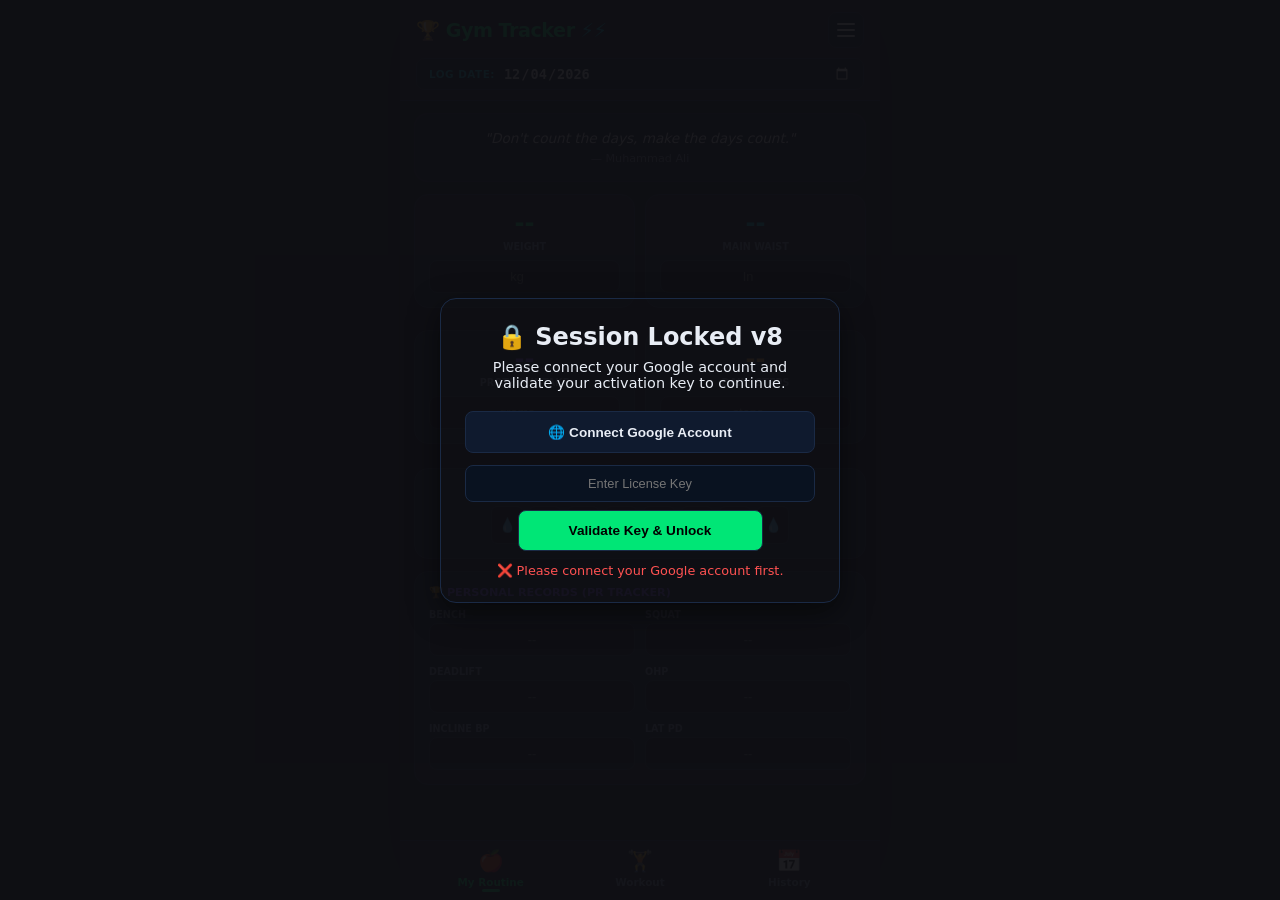
<file: history.html>
<!DOCTYPE html>
<html lang="en">
<head>
<script src="https://accounts.google.com/gsi/client" async defer></script>
<!-- PWA Manifest & Mobile Meta Tags -->
<link rel="manifest" href="manifest.json">
<meta name="theme-color" content="#060d1b">
<meta name="apple-mobile-web-app-capable" content="yes">
<meta name="apple-mobile-web-app-status-bar-style" content="black-translucent">
<meta name="format-detection" content="telephone=no">
<link rel="apple-touch-icon" href="icon-192.png">
    <meta charset="utf-8">
    <meta name="viewport" content="width=device-width,initial-scale=1,maximum-scale=1,user-scalable=no">
    <title>Gym Tracker - History</title>
    <link rel="stylesheet" href="styles.css">
</head>
<body>
<!-- Full-Screen Activation & Google Login Overlay -->
<div id="activationOverlay" style="position: fixed; inset: 0; background: rgba(15, 15, 19, 0.95); z-index: 9999; display: flex; flex-direction: column; align-items: center; justify-content: center; padding: 20px; text-align: center;">
  <div style="background: var(--card); border: 1px solid var(--bdr); border-radius: 16px; padding: 24px; max-width: 400px; width: 100%; box-shadow: 0 10px 30px rgba(0,0,0,0.5);">
    <h2 style="color: var(--txt); margin-bottom: 8px;">🔒 Session Locked</h2>
    <p style="color: var(--txt-sub); font-size: 0.9rem; margin-bottom: 20px;">Please connect your Google account and validate your activation key to continue.</p>
    
    <button class="menu-action-btn" id="overlayGoogleBtn" onclick="handleGoogleLogin()" style="width: 100%; padding: 12px; margin-bottom: 12px; font-weight: bold; justify-content: center;">🌐 Connect Google Account</button>
    <div id="overlayEmailDisplay" style="display: none; font-size: 0.8rem; color: var(--ac2); margin-bottom: 16px; word-break: break-all;"></div>
    
    <div style="margin-bottom: 12px;">
      <input type="text" id="overlayKeyInput" placeholder="Enter License Key" style="width: 100%; padding: 10px; background: var(--inp); border: 1px solid var(--bdr); border-radius: 8px; color: var(--txt); text-align: center; margin-bottom: 8px;">
      <button class="menu-action-btn" onclick="overlayVerifyAndUnlock()" style="width: 70%; max-width: 280px; display: block; margin: 0 auto; padding: 12px; background: var(--ac); color: #000; font-weight: bold; text-align: center;">Validate Key & Unlock</button>
    </div>
    
    <div id="overlayKeyStatus" style="font-size: 0.8rem; margin-top: 8px; color: var(--orn);"></div>
  </div>
</div>

    <div id="saveToast" class="save-toast">✓ Saved!</div>

    <!-- SETTINGS DRAWER MENU -->
    <div id="settingsOverlay" class="settings-overlay" onclick="toggleSettingsMenu()"></div>
    <div id="settingsDrawer" class="settings-drawer">
      <div class="drawer-header">
        <h3>⚙️ Settings</h3>
        <button class="close-btn" onclick="toggleSettingsMenu()">✕</button>
      </div>
      <div class="drawer-body">
        <div class="setting-item">
          <label>Actions</label>
          <button class="menu-action-btn" onclick="manualSave(); toggleSettingsMenu();">💾 Save Data</button>
        </div>
        <div class="setting-item">
          <label>Appearance</label>
          <button class="menu-action-btn" onclick="toggleTheme()">🌓 Toggle Theme</button>
        </div>
        <div class="setting-item">
          <label>Account & License</label>
          <div id="settingsAccountStatus" style="font-size: 0.8rem; color: var(--txt-sub); margin-bottom: 6px;">Not connected</div>
          <button class="menu-action-btn" id="settingsGoogleBtn" onclick="handleGoogleLogin()">🌐 Connect / Reconnect Google</button>
          
          <div style="margin-top: 10px;">
            <label style="font-size: 0.75rem; color: var(--txt-sub);">Active Key:</label>
            <div id="settingsActiveKeyDisplay" style="background: var(--inp); border: 1px solid var(--bdr); border-radius: 8px; padding: 8px; font-size: 0.8rem; color: var(--ac); word-break: break-all; margin-top: 2px;">None</div>
          </div>
        </div>
        <div class="setting-item">
          <button class="menu-action-btn" onclick="loadDataFromDrive()" style="margin-top:6px;">☁️ Get Data From Drive</button>
        </div>
      </div>
    </div>

    <header>
      <div class="header-top">
        <h1>🏆 Gym Tracker <span class="lightning">⚡⚡</span></h1>
        <div class="streak-row">
          <div class="streak-badge">🔥 <span id="streakCount">""</span> day streak</div>
        </div>
        <div class="header-controls">
          <button class="hamburger-btn" onclick="toggleSettingsMenu()">
            <span></span>
            <span></span>
            <span></span>
          </button>
        </div>
      </div>
    </header>

    <div class="page-content">
      <div class="calendar-wrapper">
        <div class="calendar-header">
          <button class="calendar-nav-btn" onclick="changeMonth(-1)">◀</button>
          <div class="calendar-month-title" id="calMonthTitle">July 2026</div>
          <button class="calendar-nav-btn" onclick="changeMonth(1)">▶</button>
        </div>
        <div class="calendar-grid" id="calendarGrid"></div>
      </div>

      <div style="margin-top:16px;font-size:0.7rem;font-weight:900;color:var(--ac3);">COMPLETED RECORDS</div>
      <div class="card" style="margin-top:8px;" id="selectedDayLogContainer">
        Select a highlighted day to inspect logged structural items.
      </div>
    </div>

    <nav class="bottom-nav">
      <a href="index.html" class="nav-link">
        <span class="nav-icon">🍎</span>
        <span>My Routine</span>
      </a>
      <a href="workout.html" class="nav-link">
        <span class="nav-icon">🏋️</span>
        <span>Workout</span>
      </a>
      <a href="history.html" class="nav-link active">
        <span class="nav-icon">📅</span>
        <span>History</span>
      </a>
    </nav>

    <script>window.CURRENT_PAGE = 'History';</script>
    <script src="script.js"></script>
</body>
</html>
</file>
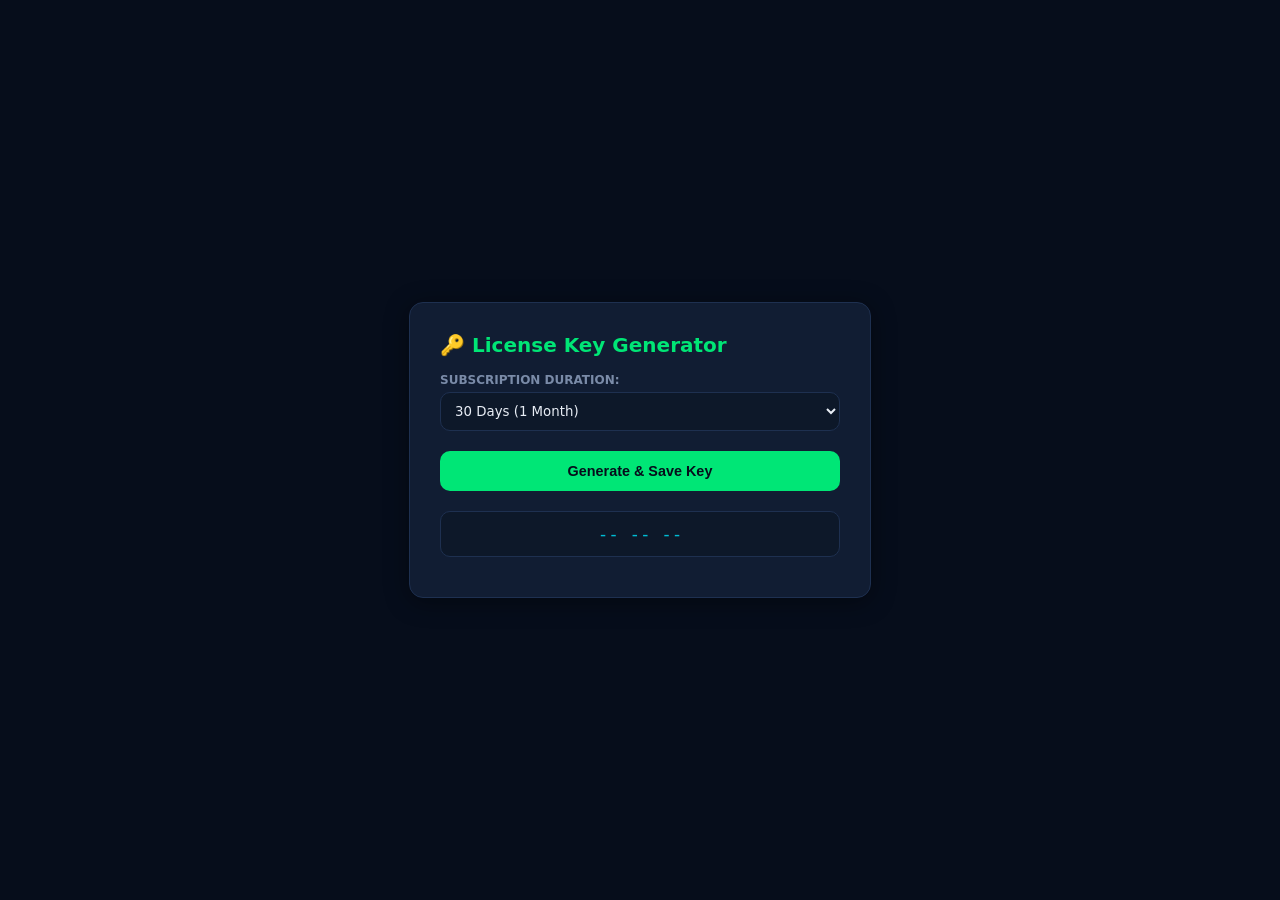
<file: Vault.html>
<!DOCTYPE html>
<html lang="en">
<head>
    <meta charset="UTF-8">
    <meta name="viewport" content="width=device-width, initial-scale=1.0">
    <title>License Key Generator (Admin)</title>
    <style>
        body { font-family: 'Inter', system-ui, sans-serif; background: #060d1b; color: #e8edf5; display: flex; justify-content: center; align-items: center; height: 100vh; margin: 0; }
        .card { background: #111d33; padding: 30px; border-radius: 14px; border: 1px solid #1e3050; width: 400px; box-shadow: 0 4px 24px rgba(0,0,0,0.4); }
        h2 { margin-top: 0; color: #00e676; font-size: 1.25rem; }
        label { display: block; margin-top: 15px; font-weight: 600; font-size: 0.75rem; color: #7a8ba8; text-transform: uppercase; }
        select { width: 100%; padding: 10px; margin-top: 5px; background: #0d1829; border: 1px solid #1e3050; border-radius: 10px; color: #e8edf5; font-family: inherit; }
        button { width: 100%; background: #00e676; color: #060d1b; border: none; padding: 12px; margin-top: 20px; border-radius: 10px; font-size: 0.9rem; font-weight: 700; cursor: pointer; transition: 0.2s; }
        button:hover { background: #00c853; }
        .output-box { margin-top: 20px; background: #0d1829; border: 1px solid #1e3050; padding: 12px; border-radius: 10px; word-break: break-all; font-family: monospace; text-align: center; color: #00bcd4; font-size: 1.1rem; }
        #status { margin-top: 10px; font-weight: 700; font-size: 0.8rem; text-align: center; }
    </style>
</head>
<body>

<div class="card">
    <h2>🔑 License Key Generator</h2>
    
    <label for="duration">Subscription Duration:</label>
    <select id="duration">
   				 <option value="1">1 Day</option>
        <option value="7">7 Days</option>
        <option value="30" selected>30 Days (1 Month)</option>
        <option value="90">90 Days (3 Months)</option>
        <option value="365">365 Days (1 Year)</option>
    </select>

    <button onclick="createAndSaveKey()">Generate & Save Key</button>

    <div class="output-box" id="key-display">-- -- --</div>
    <div id="status"></div>
</div> 

<script>
function generateRandomKey() {
    const chars = 'ABCDEFGHIJKLMNOPQRSTUVWXYZ0123456789';
    let segment = () => Array.from({length: 2}, () => chars[Math.floor(Math.random() * chars.length)]).join('');
    return `${segment()}-${segment()}-${segment()}-${segment()}`;
}

async function createAndSaveKey() {
    // Replace with your Script #2 (Admin Generator URL)
    const adminWebAppUrl = 'https://script.google.com/macros/s/AKfycbw8FkI4EkCUS5NpN3BBJqNAd-_lZ6cKTPJSDWyzeyYwxlZXAqL6oFK6ckVu9RD8DiUs0Q/exec'; 
    const adminSecret = "MY_SUPER_SECRET_ADMIN_PASSWORD_123"; 
    const durationDays = document.getElementById('duration').value;
    const statusEl = document.getElementById('status');
    const displayEl = document.getElementById('key-display');
    
    const newKey = generateRandomKey();
    displayEl.innerText = newKey;
    statusEl.innerText = "Saving to Google Sheet...";
    statusEl.style.color = "#ffab40";

    try {
        const response = await fetch(adminWebAppUrl, {
            method: 'POST',
            body: JSON.stringify({
                adminSecret: adminSecret,
                licenseKey: newKey,
                durationDays: durationDays
            })
        });

        const data = await response.json();
        if (data.success) {
            statusEl.innerText = "Success! Key added to sheet.";
            statusEl.style.color = "#00e676";
        } else {
            statusEl.innerText = "Error: " + data.message;
            statusEl.style.color = "#ff5252";
        }
    } catch (error) {
        statusEl.innerText = "Network Error: " + error;
        statusEl.style.color = "#ff5252";
    }
}
</script>

</body>
</html>
</file>
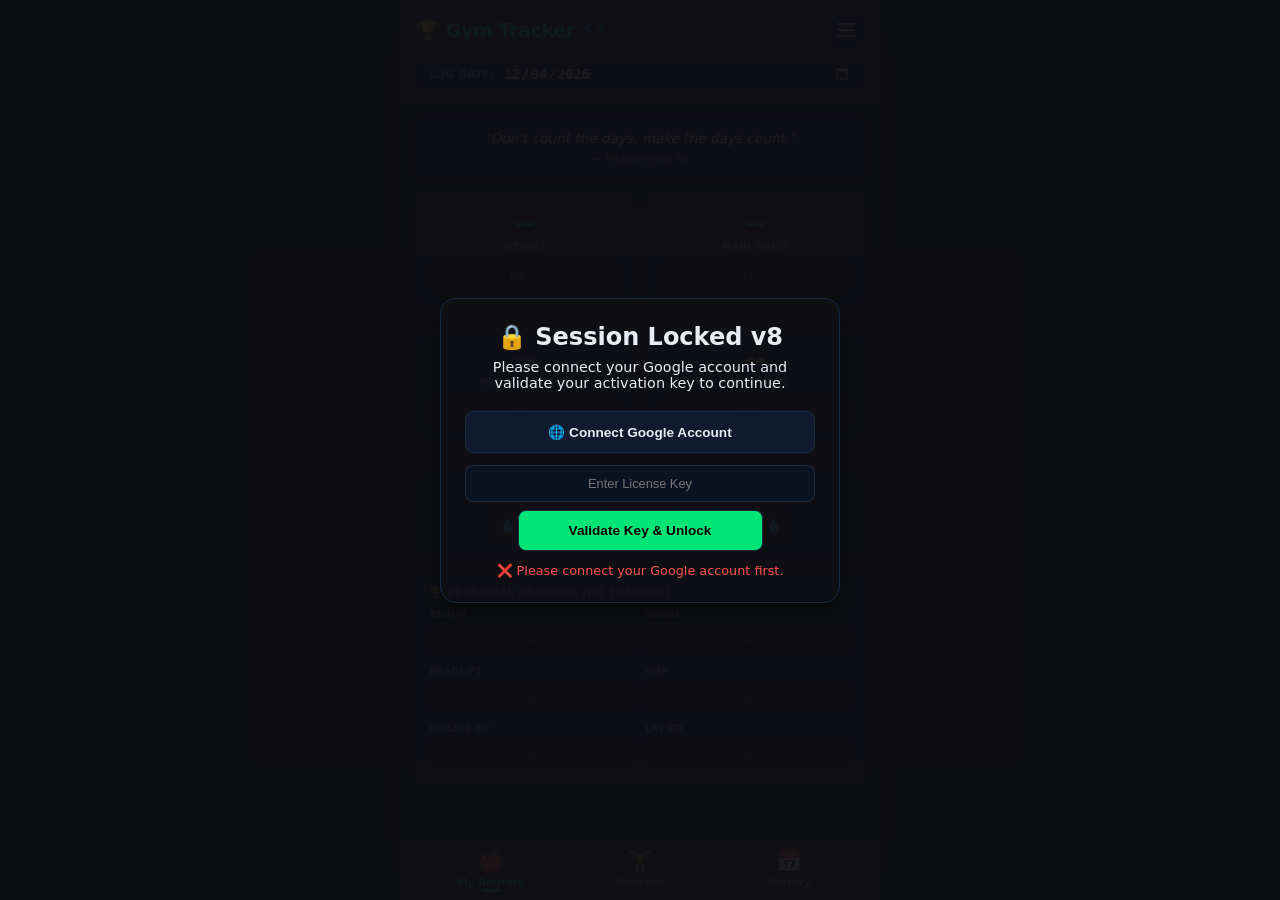
<file: workout.html>
<!DOCTYPE html>
<html lang="en">
<head>
<script src="https://accounts.google.com/gsi/client" async defer></script>
<!-- PWA Manifest & Mobile Meta Tags -->
<link rel="manifest" href="manifest.json">
<meta name="theme-color" content="#060d1b">
<meta name="apple-mobile-web-app-capable" content="yes">
<meta name="apple-mobile-web-app-status-bar-style" content="black-translucent">
<meta name="format-detection" content="telephone=no">
<link rel="apple-touch-icon" href="icon-192.png">
    <meta charset="utf-8">
    <meta name="viewport" content="width=device-width,initial-scale=1,maximum-scale=1,user-scalable=no">
    <title>Gym Tracker - Workout</title>
    <link rel="stylesheet" href="styles.css">
</head>
<body>
<!-- Full-Screen Activation & Google Login Overlay -->
<div id="activationOverlay" style="position: fixed; inset: 0; background: rgba(15, 15, 19, 0.95); z-index: 9999; display: flex; flex-direction: column; align-items: center; justify-content: center; padding: 20px; text-align: center;">
  <div style="background: var(--card); border: 1px solid var(--bdr); border-radius: 16px; padding: 24px; max-width: 400px; width: 100%; box-shadow: 0 10px 30px rgba(0,0,0,0.5);">
    <h2 style="color: var(--txt); margin-bottom: 8px;">🔒 Session Locked</h2>
    <p style="color: var(--txt-sub); font-size: 0.9rem; margin-bottom: 20px;">Please connect your Google account and validate your activation key to continue.</p>
    
    <button class="menu-action-btn" id="overlayGoogleBtn" onclick="handleGoogleLogin()" style="width: 100%; padding: 12px; margin-bottom: 12px; font-weight: bold; justify-content: center;">🌐 Connect Google Account</button>
    <div id="overlayEmailDisplay" style="display: none; font-size: 0.8rem; color: var(--ac2); margin-bottom: 16px; word-break: break-all;"></div>
    
    <div style="margin-bottom: 12px;">
      <input type="text" id="overlayKeyInput" placeholder="Enter License Key" style="width: 100%; padding: 10px; background: var(--inp); border: 1px solid var(--bdr); border-radius: 8px; color: var(--txt); text-align: center; margin-bottom: 8px;">
      <button class="menu-action-btn" onclick="overlayVerifyAndUnlock()" style="width: 70%; max-width: 280px; display: block; margin: 0 auto; padding: 12px; background: var(--ac); color: #000; font-weight: bold; text-align: center;">Validate Key & Unlock</button>
    </div>
    
    <div id="overlayKeyStatus" style="font-size: 0.8rem; margin-top: 8px; color: var(--orn);"></div>
  </div>
</div>

    <div id="saveToast" class="save-toast">✓ Saved!</div>

    <!-- SETTINGS DRAWER MENU -->
    <div id="settingsOverlay" class="settings-overlay" onclick="toggleSettingsMenu()"></div>
    <div id="settingsDrawer" class="settings-drawer">
      <div class="drawer-header">
        <h3>⚙️ Settings</h3>
        <button class="close-btn" onclick="toggleSettingsMenu()">✕</button>
      </div>
      <div class="drawer-body">
        <div class="setting-item">
          <label>Actions</label>
          <button class="menu-action-btn" onclick="manualSave(); toggleSettingsMenu();">💾 Save Data</button>
        </div>
        <div class="setting-item">
          <label>Appearance</label>
          <button class="menu-action-btn" onclick="toggleTheme()">🌓 Toggle Theme</button>
        </div>
        
        <div class="setting-item">
          <label>Account & License</label>
          <div id="settingsAccountStatus" style="font-size: 0.8rem; color: var(--txt-sub); margin-bottom: 6px;">Not connected</div>
          <button class="menu-action-btn" id="settingsGoogleBtn" onclick="handleGoogleLogin()">🌐 Connect / Reconnect Google</button>
          
          <div style="margin-top: 10px;">
            <label style="font-size: 0.75rem; color: var(--txt-sub);">Active Key:</label>
            <div id="settingsActiveKeyDisplay" style="background: var(--inp); border: 1px solid var(--bdr); border-radius: 8px; padding: 8px; font-size: 0.8rem; color: var(--ac); word-break: break-all; margin-top: 2px;">None</div>
          </div>
        </div>
        <div class="setting-item">
          <button class="menu-action-btn" onclick="loadDataFromDrive()" style="margin-top:6px;">☁️ Get Data From Drive</button>
        </div>
      </div>
    </div>

    <!-- REMOVE EXERCISES MODAL -->
    <div id="removeModalOverlay" class="settings-overlay" onclick="closeRemoveModal()"></div>
    <div id="removeModalDrawer" class="settings-drawer" style="padding: 20px; display: flex; flex-direction: column;">
      <div class="drawer-header" style="margin-bottom: 15px;">
        <h3>🗑️ Remove Exercises</h3>
        <button class="close-btn" onclick="closeRemoveModal()">✕</button>
      </div>
      <div class="drawer-body" style="flex: 1; overflow-y: auto; margin-bottom: 15px;">
        <div id="removeModalList" style="display: flex; flex-direction: column; gap: 8px;"></div>
      </div>
      <button class="complete-all-btn" style="background-color: var(--red, #ff4d4d); width: 100%; padding: 12px;" onclick="confirmRemoveSelected()">Delete Selected</button>
    </div>

    <header>
      <div class="header-top">
        <h1>🏆 Gym Tracker <span class="lightning">⚡⚡</span></h1>
        <div class="header-controls">
          <button class="hamburger-btn" onclick="toggleSettingsMenu()">
            <span></span>
            <span></span>
            <span></span>
          </button>
        </div>
      </div>
      <div class="global-date-container">
        <label>LOG DATE:</label>
        <input type="date" id="globalWorkoutDate" onchange="handleGlobalDateChange()">
      </div>
      
      <div class="progress-wrap">
        <div class="progress-label">
          <span id="pctLabel">0%</span>
          <span id="doneCount">0/7 exercises</span>
        </div>
        <div class="progress"><div class="bar" id="bar"></div></div>
      </div>
    </header>

    <div class="page-content">
      <div class="day-header">
        <div class="day-title" id="routineTitle">Monday Layout</div>
        <div class="day-header-right">
          <button class="action-icon-btn" onclick="promptAddExercise()">➕</button>
          <button class="action-icon-btn" onclick="openRemoveModal()">🗑️</button>
          <button id="completeAllBtn" class="complete-all-btn" onclick="toggleCompleteAll()">Complete All</button>
        </div>
      </div>

      <div id="exerciseListContainer"></div>
    </div>

    <button class="timer-btn" id="timerToggle" onclick="toggleTimer()">⏱</button>
    <div class="timer-overlay" id="timerOverlay">
      <div class="timer-panel">
        <button class="timer-close" onclick="toggleTimer()">✕</button>
        <div style="font-size:1.4rem;">⏱️ Rest Timer</div>
        <div class="timer-display" id="timerDisplay">1:00</div>
        <div class="timer-presets">
          <button class="timer-preset active" onclick="setTimerPreset(60,this)">1 min</button>
          <button class="timer-preset" onclick="setTimerPreset(90,this)">1:30</button>
          <button class="timer-preset" onclick="setTimerPreset(120,this)">2 min</button>
          <button class="timer-preset" onclick="setTimerPreset(180,this)">3 min</button>
          <button class="timer-preset" onclick="setTimerPreset(300,this)">5 min</button>
        </div>
        <div class="timer-controls">
          <button class="timer-ctrl start" id="timerStartBtn" onclick="startTimer()">Start</button>
          <button class="timer-ctrl reset" onclick="resetTimer()">Reset</button>
        </div>
      </div>
    </div>

    <nav class="bottom-nav">
      <a href="index.html" class="nav-link">
        <span class="nav-icon">🍎</span>
        <span>My Routine</span>
      </a>
      <a href="workout.html" class="nav-link active">
        <span class="nav-icon">🏋️</span>
        <span>Workout</span>
      </a>
      <a href="history.html" class="nav-link">
        <span class="nav-icon">📅</span>
        <span>History</span>
      </a>
    </nav>

    <script>window.CURRENT_PAGE = 'Workout';</script>
    <script src="script.js"></script>
</body>
</html>
</file>
<file: styles.css>
:root {
  --bg0: #060d1b;
  --bg1: #0a1324;
  --bg2: #0f1a2e;
  --bg3: #16243d;
  --inp: #091220;
  --bdr: #1a2a45;
  --ac: #00e676;
  --acg: rgba(0, 230, 118, 0.25);
  --ac2: #00bcd4;
  --ac3: #7c4dff;
  --red: #ff5252;
  --orn: #ffab40;
  --tx: #e8edf5;
  --tx2: #7a8ba8;
  --tx3: #4a5d7a;
  --rad: 14px;
  --tr: 0.25s cubic-bezier(.4, 0, .2, 1);
}

body.light-theme {
  --bg0: #f0f3f8;
  --bg1: #ffffff;
  --bg2: #f8fafc;
  --bg3: #e2e8f0;
  --inp: #ffffff;
  --bdr: #cbd5e1;
  --tx: #0f172a;
  --tx2: #475569;
  --tx3: #94a3b8;
}

* { margin: 0; padding: 0; box-sizing: border-box; -webkit-tap-highlight-color: transparent; }
html { scroll-behavior: smooth; }
body {
  font-family: system-ui, -apple-system, BlinkMacSystemFont, "Segoe UI", sans-serif;
  background: var(--bg0);
  color: var(--tx);
  min-height: 100vh;
  padding-bottom: 90px;
}

@media(min-width: 768px) {
  body { max-width: 480px; margin: 0 auto; box-shadow: 0 0 80px rgba(0,0,0,0.6); }
  .bottom-nav { max-width: 480px; left: 50% !important; transform: translateX(-50%) !important; }
  .timer-btn { right: calc(50% - 224px) !important; }
}

/* Header Container */
header {
  position: sticky;
  top: 0;
  z-index: 100;
  background: var(--bg1);
  padding: 12px 16px 10px;
  border-bottom: 1px solid var(--bdr);
}

.header-top {
  display: flex;
  align-items: center;
  justify-content: space-between;
}

header h1 {
  font-size: 1.2rem;
  font-weight: 900;
  letter-spacing: -0.5px;
  color: var(--ac);
  display: flex;
  align-items: center;
  gap: 6px;
}

header h1 .lightning { color: var(--ac2); }

.header-controls { display: flex; align-items: center; gap: 8px; }

.global-date-container {
  display: flex;
  align-items: center;
  gap: 8px;
  background: var(--inp);
  border: 1px solid var(--bdr);
  border-radius: 8px;
  padding: 6px 12px;
  margin-top: 10px;
}

.global-date-container label {
  font-size: 0.65rem;
  font-weight: 800;
  color: var(--ac2);
  letter-spacing: 0.5px;
}

.global-date-container input[type="date"] {
  flex: 1;
  background: transparent;
  border: none;
  color: var(--tx);
  font-size: 0.85rem;
  font-weight: 600;
  color-scheme: dark;
}

.streak-row { margin-top: 8px; }
.streak-badge {
  display: inline-flex;
  align-items: center;
  gap: 5px;
  background: rgba(255, 171, 64, 0.08);
  border: 1px solid rgba(255, 171, 64, 0.3);
  border-radius: 20px;
  padding: 3px 10px;
  font-size: 0.72rem;
  font-weight: 700;
  color: var(--orn);
}

.progress-wrap { margin-top: 8px; }
.progress-label {
  display: flex;
  justify-content: space-between;
  font-size: 0.7rem;
  color: var(--tx2);
  margin-bottom: 4px;
}
.progress { height: 6px; background: var(--inp); border-radius: 10px; overflow: hidden; }
.bar { height: 100%; width: 0; background: var(--ac2); transition: width 0.4s ease; }

/* Main Cards */
.page-content { padding: 12px 14px; }
.card {
  background: var(--bg2);
  border: 1px solid var(--bdr);
  border-radius: var(--rad);
  padding: 14px;
  margin-bottom: 12px;
}

.quote-card {
  text-align: center;
  background: rgba(124, 77, 255, 0.03);
  border-color: rgba(124, 77, 255, 0.15);
  padding: 16px;
}
.quote-text { font-style: italic; font-size: 0.85rem; }
.quote-author { font-size: 0.7rem; color: var(--tx2); margin-top: 6px; }

/* Dashboard Grid */
.dash-grid { display: grid; grid-template-columns: 1fr 1fr; gap: 10px; margin-bottom: 12px; }
.stat-box { text-align: center; }
.stat-val { font-size: 1.5rem; font-weight: 900; }
.stat-val.green { color: var(--ac); }
.stat-val.cyan { color: var(--ac2); }
.stat-val.purple { color: var(--ac3); }
.stat-val.orange { color: var(--orn); }
.stat-label { font-size: 0.6rem; color: var(--tx2); font-weight: 800; text-transform: uppercase; margin: 4px 0 8px; }

input[type="number"], input[type="text"] {
  width: 100%;
  background: var(--inp);
  border: 1px solid var(--bdr);
  border-radius: 8px;
  color: var(--tx);
  padding: 8px 10px;
  font-size: 0.8rem;
  text-align: center;
}

/* Water glasses */
.water-row { display: flex; gap: 6px; justify-content: center; margin-top: 8px; }
.water-glass {
  width: 32px;
  height: 38px;
  border-radius: 6px;
  border: 1px solid var(--bdr);
  background: var(--inp);
  display: flex;
  align-items: center;
  justify-content: center;
  cursor: pointer;
  font-size: 0.85rem;
}
.water-glass.filled { border-color: rgba(0,188,212,0.4); background: rgba(0,188,212,0.12); }

/* PR Tracker */
.pr-grid { display: grid; grid-template-columns: 1fr 1fr; gap: 10px; margin-top: 8px; }
.pr-item { display: flex; flex-direction: column; gap: 3px; }
.pr-item label { font-size: 0.6rem; color: var(--tx2); font-weight: 700; text-transform: uppercase; }

/* Workout View */
.day-header { display: flex; align-items: center; justify-content: space-between; margin-bottom: 12px; }
.day-title { font-size: 1.1rem; font-weight: 900; }
.day-header-right { display: flex; gap: 8px; align-items: center; }
.action-icon-btn {
  background: var(--inp);
  border: 1px solid var(--bdr);
  color: var(--tx2);
  width: 32px;
  height: 32px;
  border-radius: 8px;
  cursor: pointer;
  display: flex;
  align-items: center;
  justify-content: center;
}
.complete-all-btn {
  background: var(--ac);
  color: #060d1b;
  border: none;
  border-radius: 8px;
  padding: 6px 12px;
  font-size: 0.75rem;
  font-weight: 800;
  cursor: pointer;
}

.exercise-header { display: flex; justify-content: space-between; align-items: center; margin-bottom: 10px; }
.exercise-header .name { font-weight: 800; font-size: 0.95rem; }
.check-wrap input[type="checkbox"] {
  width: 22px;
  height: 22px;
  accent-color: var(--ac);
  cursor: pointer;
}

.sets-row { display: grid; grid-template-columns: repeat(3, 1fr); gap: 8px; }
.set-chip {
  background: var(--inp);
  border: 1px solid var(--bdr);
  border-radius: 8px;
  padding: 8px 6px;
  display: flex;
  flex-direction: column;
  gap: 4px;
  align-items: center;
}
.set-chip .set-num { font-size: 0.7rem; font-weight: 800; color: var(--tx); }
.set-chip input { padding: 4px; font-size: 0.75rem; }

/* Calendar View */
.calendar-wrapper { background: var(--inp); border-radius: 10px; padding: 12px; border: 1px solid var(--bdr); }
.calendar-header { display: flex; justify-content: space-between; align-items: center; margin-bottom: 12px; }
.calendar-month-title { font-size: 0.9rem; font-weight: 800; }
.calendar-nav-btn { background: none; border: none; color: var(--ac2); font-size: 0.9rem; cursor: pointer; }
.calendar-grid { display: grid; grid-template-columns: repeat(7, 1fr); gap: 4px; text-align: center; }
.calendar-day-lbl { font-size: 0.6rem; color: var(--tx3); font-weight: 800; }
.calendar-cell {
  aspect-ratio: 1;
  display: flex;
  flex-direction: column;
  align-items: center;
  justify-content: center;
  font-size: 0.75rem;
  border-radius: 6px;
  cursor: pointer;
  position: relative;
  color: var(--tx2);
}
.calendar-cell.active-day { background: #192a45; color: var(--ac2); font-weight: 800; }
.dot-indicator { width: 4px; height: 4px; background: var(--ac); border-radius: 50%; position: absolute; bottom: 2px; }

/* Hamburger Menu Button & Settings Drawer */
.hamburger-btn {
  background: var(--inp);
  border: 1px solid var(--bdr);
  border-radius: 8px;
  width: 36px;
  height: 36px;
  display: flex;
  flex-direction: column;
  justify-content: center;
  align-items: center;
  gap: 4px;
  cursor: pointer;
}

.hamburger-btn span {
  display: block;
  width: 18px;
  height: 2px;
  background-color: var(--tx);
  border-radius: 2px;
  transition: var(--tr);
}

.settings-overlay {
  position: fixed;
  top: 0;
  left: 0;
  right: 0;
  bottom: 0;
  background: rgba(0, 0, 0, 0.6);
  backdrop-filter: blur(2px);
  z-index: 300;
  opacity: 0;
  pointer-events: none;
  transition: opacity 0.3s ease;
}

.settings-overlay.show {
  opacity: 1;
  pointer-events: auto;
}

.settings-drawer {
  position: fixed;
  top: 15px;
  right: 15px;
  bottom: 15px;
  width: 300px;
  max-width: 85vw;
  background-color: var(--bg2, #101c30);
  z-index: 1000;
  box-shadow: 0 10px 30px rgba(0, 0, 0, 0.5);
  transform: translateX(120%);
  transition: transform 0.3s cubic-bezier(0.4, 0, 0.2, 1);
  display: flex;
  flex-direction: column;
  align-items: center;
  border-radius: 20px;
  border: 1px solid rgba(255, 255, 255, 0.08);
  overflow: hidden;
  text-align: center;
}

.settings-drawer.open {
  transform: translateX(0);
}

.drawer-header {
  padding: 16px;
  border-bottom: 1px solid var(--bdr);
  display: flex;
  justify-content: space-between;
  align-items: center;
}

.drawer-header h3 {
  font-size: 1rem;
  font-weight: 800;
  color: var(--ac);
  text-align: center;
  width: 100%;
}

.close-btn {
  background: transparent;
  border: none;
  color: var(--tx2);
  font-size: 1.2rem;
  cursor: pointer;
}

.drawer-body {
  padding: 16px;
  display: flex;
  flex-direction: column;
  gap: 16px;
  overflow-y: auto;
  align-items: center;
  text-align: center;
}

.setting-item {
  display: flex;
  flex-direction: column;
  gap: 6px;
  align-items: center;
  text-align: center;
  width: 100%;
}

.setting-item label {
  font-size: 0.7rem;
  font-weight: 800;
  color: var(--tx2);
  text-transform: uppercase;
}

.menu-action-btn {
  background: var(--bg2);
  border: 1px solid var(--bdr);
  color: var(--tx);
  padding: 10px 12px;
  border-radius: 8px;
  font-size: 0.85rem;
  font-weight: 700;
  text-align: center;
  justify-content: center;
  cursor: pointer;
  display: flex;
  align-items: center;
  gap: 8px;
  transition: var(--tr);
  width: 100%;
}

.menu-action-btn:active {
  background: var(--bg3);
  border-color: var(--ac2);
}

.overlay-row {
  margin-bottom: 12px;
  display: flex;
  flex-direction: column;
  gap: 8px;
}

.overlay-input {
  width: 100%;
  padding: 10px;
  background: var(--inp);
  border: 1px solid var(--bdr);
  border-radius: 8px;
  color: var(--tx);
  text-align: center;
}

.overlay-button-group .menu-action-btn {
  width: 70%;
  max-width: 280px;
  margin: 0 auto;
}

.overlay-button-group .menu-action-btn.primary {
  background: var(--ac);
  color: #000;
}

.overlay-button-group .menu-action-btn.secondary {
  background: var(--ac2);
  color: #000;
}

/* Bottom Nav */
.bottom-nav {
  position: fixed;
  bottom: 0;
  left: 0;
  right: 0;
  z-index: 200;
  background: var(--bg1);
  padding: 8px 16px 12px;
  display: flex;
  justify-content: space-around;
  border-top: 1px solid var(--bdr);
}

.nav-link {
  display: flex;
  flex-direction: column;
  align-items: center;
  gap: 3px;
  text-decoration: none;
  color: var(--tx2);
  font-size: 0.65rem;
  font-weight: 700;
  position: relative;
  flex: 1;
}

.nav-link .nav-icon { font-size: 1.3rem; }
.nav-link.active { color: var(--ac); }
.nav-link.active::after {
  content: '';
  position: absolute;
  bottom: -4px;
  width: 18px;
  height: 3px;
  background: var(--ac);
  border-radius: 2px;
}

/* Save Toast & Timer */
.save-toast {
  position: fixed;
  top: 16px;
  left: 50%;
  transform: translateX(-50%) translateY(-70px);
  z-index: 500;
  background: var(--bg2);
  border: 1px solid var(--ac);
  border-radius: 10px;
  padding: 8px 16px;
  font-size: 0.8rem;
  font-weight: 800;
  color: var(--ac);
  transition: transform 0.3s ease, background-color 0.3s ease, border-color 0.3s ease, color 0.3s ease;
}
.save-toast.success { background: rgba(0, 230, 118, 0.12); border-color: #00e676; color: #00e676; }
.save-toast.error { background: rgba(255, 82, 82, 0.12); border-color: #ff5252; color: #ff5252; }
.save-toast.show { transform: translateX(-50%) translateY(0); }

.timer-btn {
  position: fixed;
  bottom: 80px;
  right: 16px;
  z-index: 150;
  width: 48px;
  height: 48px;
  border-radius: 50%;
  border: 1px solid var(--ac2);
  background: rgba(0, 188, 212, 0.12);
  color: var(--ac2);
  font-size: 1.2rem;
  cursor: pointer;
}

/* --- Rest Timer Modal / Overlay Styles --- */
.timer-overlay {
  position: fixed;
  top: 0;
  left: 0;
  right: 0;
  bottom: 0;
  background: rgba(0, 0, 0, 0.6);
  backdrop-filter: blur(2px);
  z-index: 300;
  display: none;
  align-items: center;
  justify-content: center;
}

.timer-overlay.show {
  display: flex;
}

.timer-panel {
  background: var(--bg2, #101c30);
  border: 1px solid var(--bdr);
  border-radius: 20px;
  padding: 24px;
  width: 90%;
  max-width: 320px;
  display: flex;
  flex-direction: column;
  align-items: center;
  gap: 16px;
  box-shadow: 0 10px 30px rgba(0, 0, 0, 0.5);
  position: relative;
}

.timer-close {
  position: absolute;
  top: 12px;
  right: 12px;
  background: transparent;
  border: none;
  color: var(--tx2);
  font-size: 1.2rem;
  cursor: pointer;
}

.timer-display {
  font-size: 3rem;
  font-weight: 900;
  color: var(--ac2);
  letter-spacing: -1px;
  margin: 10px 0;
}

.timer-presets {
  display: grid;
  grid-template-columns: repeat(3, 1fr);
  gap: 6px;
  width: 100%;
}

.timer-preset {
  background: var(--inp);
  border: 1px solid var(--bdr);
  color: var(--tx2);
  padding: 8px;
  border-radius: 8px;
  font-size: 0.75rem;
  font-weight: 700;
  cursor: pointer;
}

.timer-preset.active {
  background: rgba(0, 188, 212, 0.15);
  border-color: var(--ac2);
  color: var(--ac2);
}

.timer-controls {
  display: flex;
  gap: 10px;
  width: 100%;
  margin-top: 6px;
}

.timer-ctrl {
  flex: 1;
  padding: 10px;
  border-radius: 8px;
  font-size: 0.85rem;
  font-weight: 800;
  cursor: pointer;
  border: none;
}

.timer-ctrl.start {
  background: var(--ac);
  color: #060d1b;
}

.timer-ctrl.reset {
  background: var(--inp);
  border: 1px solid var(--bdr);
  color: var(--tx);
}
</file>
